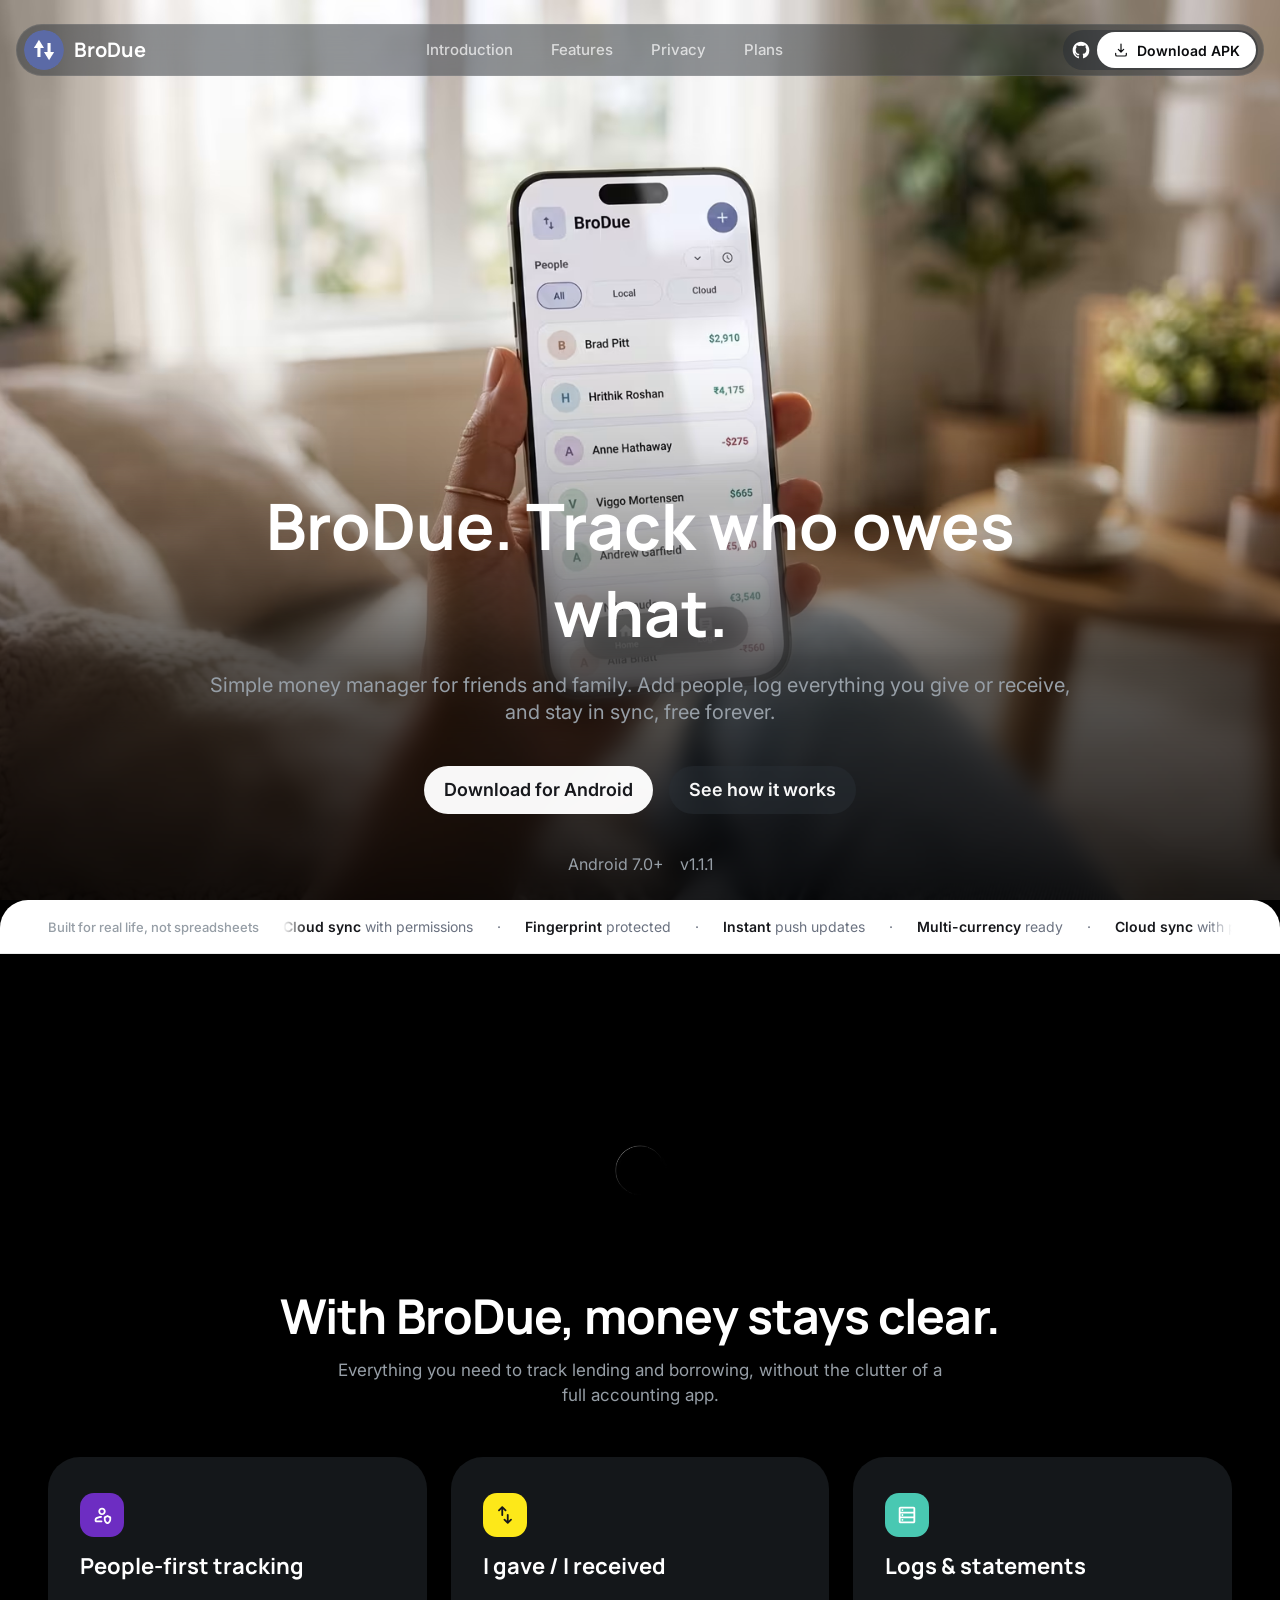
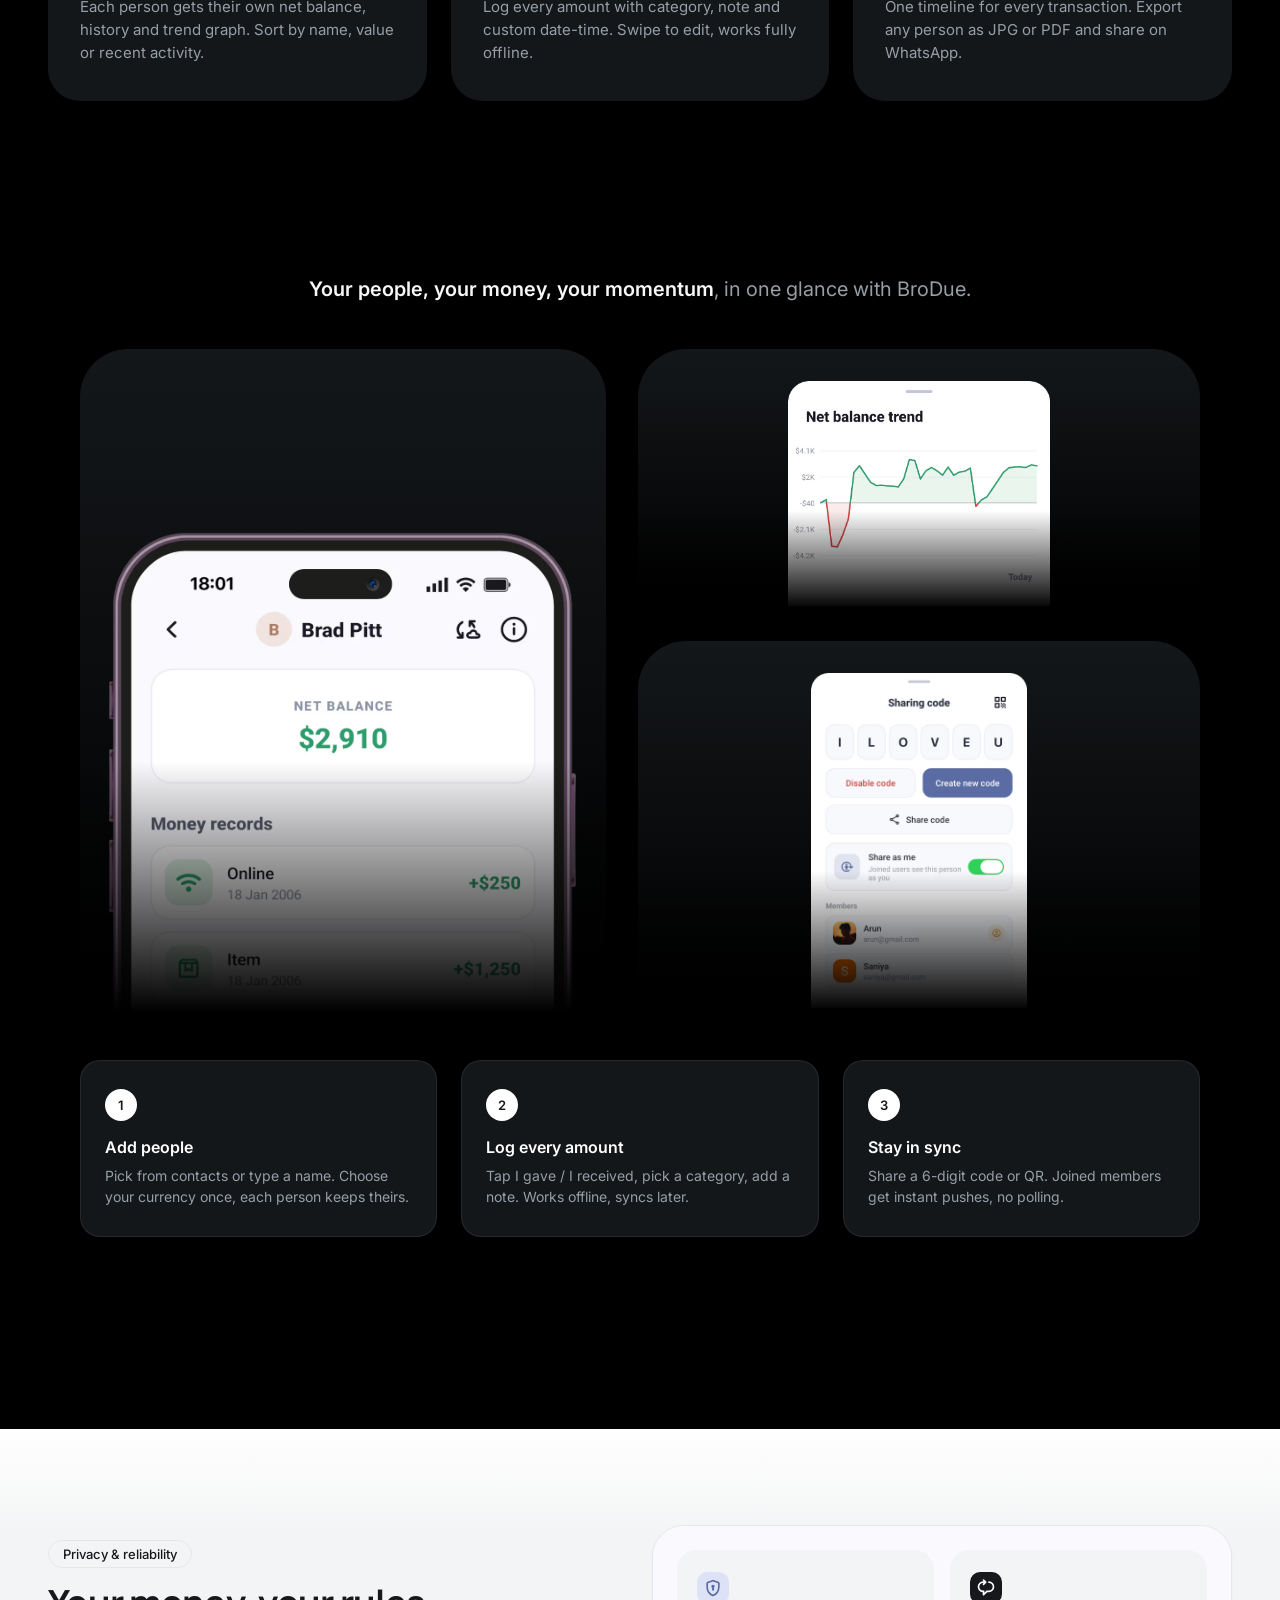
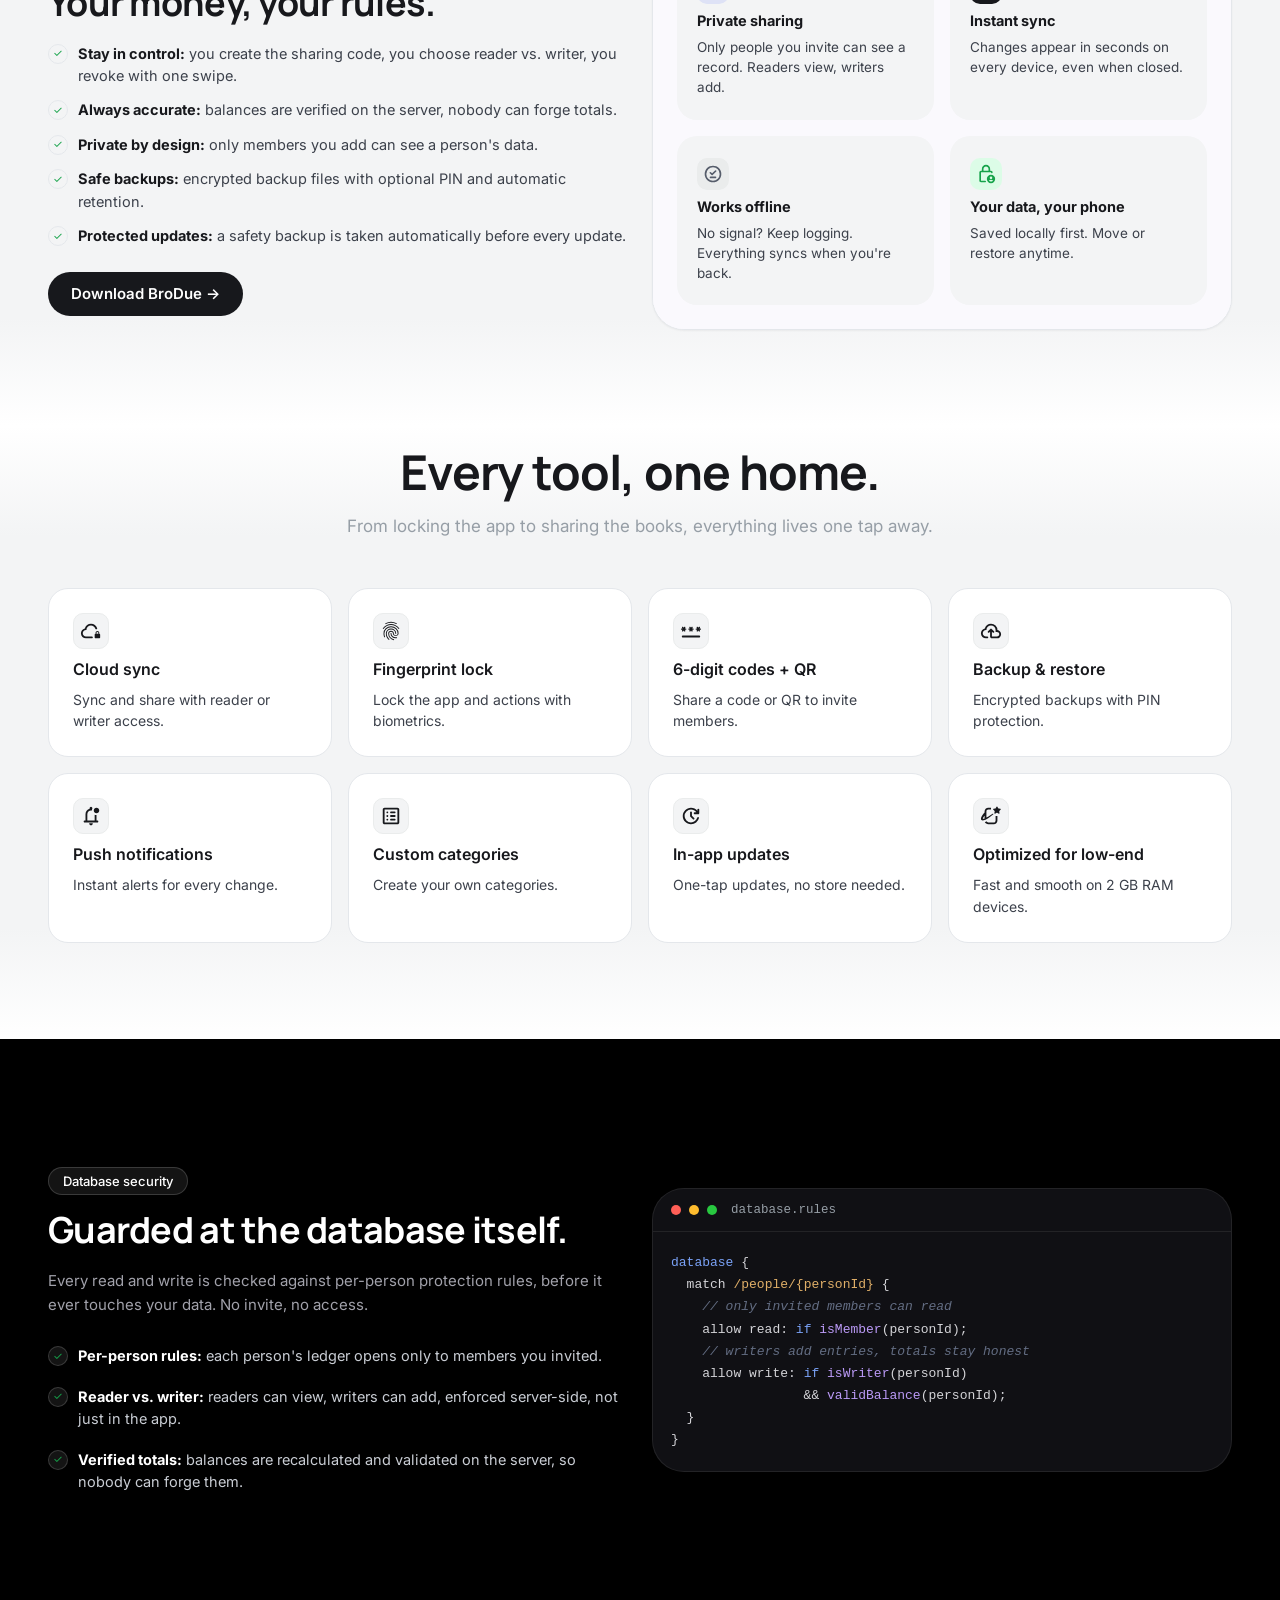
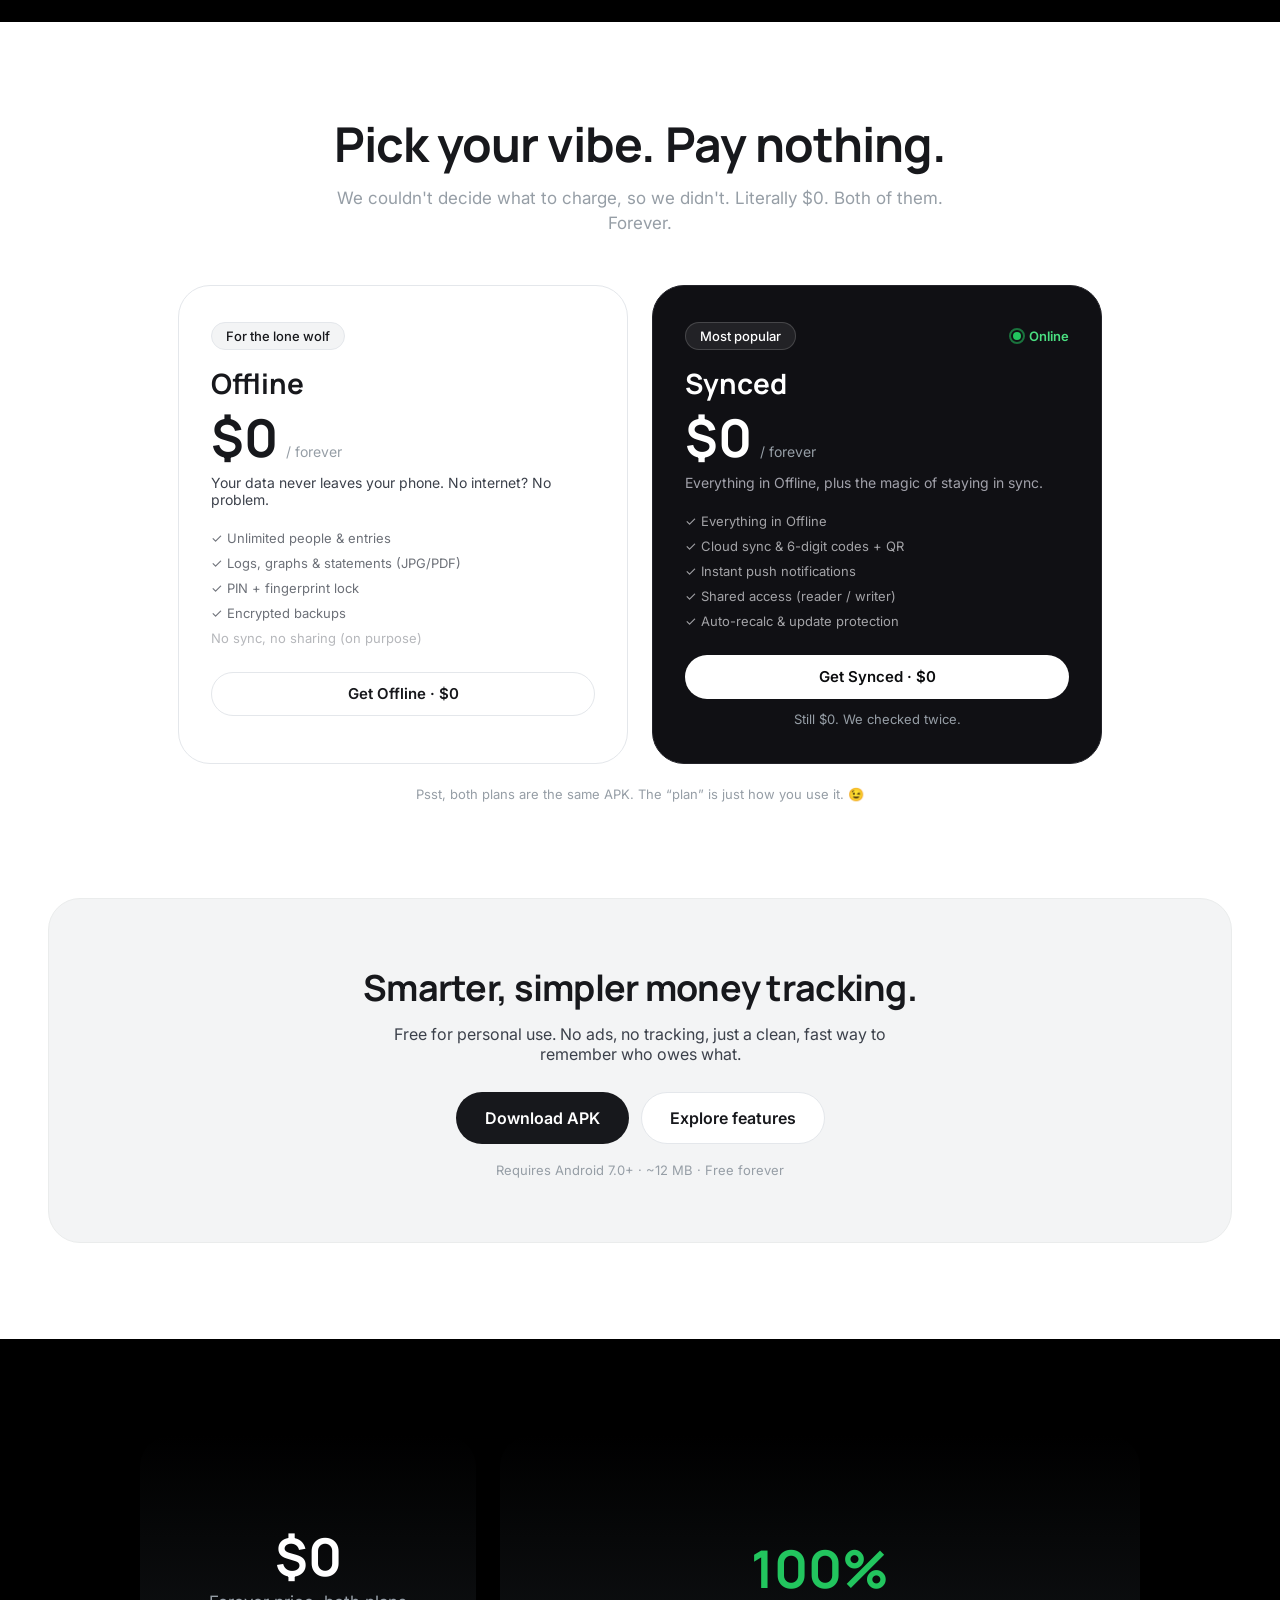
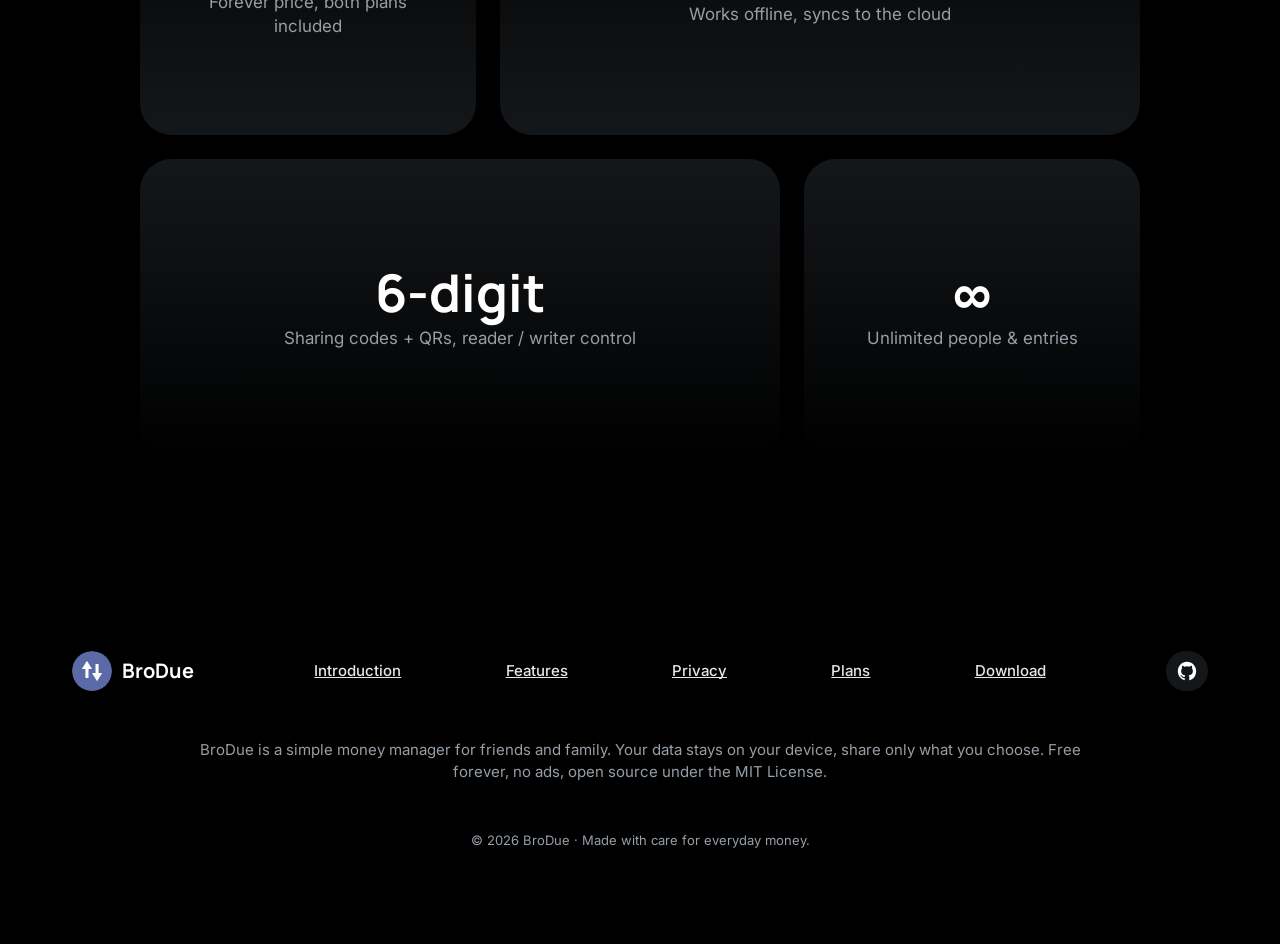
<file: index.html>
<!DOCTYPE html>
<html lang="en">
<head>
  <meta charset="UTF-8" />
  <meta name="viewport" content="width=device-width, initial-scale=1.0" />
  <title>BroDue: Track the money you lend and borrow</title>
  <meta name="description" content="BroDue is a simple, privacy-friendly money manager for friends and family. Track who owes what, stay in sync, and never lose track of a cent. Free forever." />
  <meta name="theme-color" content="#000000" />
  <link rel="icon" href="./website/assets/B-logo.avif" type="image/avif" />
  <link rel="preconnect" href="https://fonts.googleapis.com" />
  <link rel="preconnect" href="https://fonts.gstatic.com" crossorigin />
  <link href="https://fonts.googleapis.com/css2?family=Inter:wght@400;500;600;700&family=Manrope:wght@700;800&display=swap" rel="stylesheet" />
  <link rel="stylesheet" href="./website/styles.css" />
</head>
<body>
  <div class="page-shell">

    
    <div class="header-wrap">
      <header class="pill-header" id="pillHeader">
        <div class="pill-glow" aria-hidden="true"></div>
        <a class="pill-brand" href="#top" aria-label="BroDue home">
          <span class="pill-logo">
            <img src="./website/assets/logo.svg" alt="BroDue logo" width="40" height="40" />
          </span>
          <span class="pill-word">BroDue</span>
        </a>
        <nav class="pill-nav" aria-label="Primary">
          <a href="#features">Introduction</a>
          <a href="#privacy">Features</a>
          <a href="#security">Privacy</a>
          <a href="#plans">Plans</a>
        </nav>
        <div class="pill-actions">
          <a class="pill-github" href="https://github.com/Arun-Kaswan-x/BroDue" target="_blank" rel="noopener" aria-label="GitHub">
            <svg width="20" height="20" viewBox="0 0 24 24" fill="none" aria-hidden="true"><path d="M12 2C6.48 2 2 6.58 2 12.26c0 4.51 2.87 8.34 6.84 9.69.5.1.68-.22.68-.49 0-.24-.01-1.04-.02-1.89-2.78.62-3.37-1.2-3.37-1.2-.45-1.18-1.11-1.5-1.11-1.5-.9-.63.07-.62.07-.62 1 .07 1.53 1.05 1.53 1.05.9 1.57 2.36 1.12 2.93.85.09-.67.35-1.12.64-1.38-2.22-.26-4.56-1.14-4.56-5.07 0-1.12.39-2.04 1.03-2.76-.1-.26-.45-1.3.1-2.72 0 0 .84-.28 2.75 1.05a9.3 9.3 0 0 1 5.01 0c1.91-1.33 2.75-1.05 2.75-1.05.55 1.42.2 2.46.1 2.72.64.72 1.03 1.64 1.03 2.76 0 3.94-2.34 4.81-4.57 5.06.36.32.68.94.68 1.9 0 1.37-.01 2.48-.01 2.82 0 .27.18.6.69.49A10.22 10.22 0 0 0 22 12.26C22 6.58 17.52 2 12 2Z" fill="currentColor"/></svg>
          </a>
          <a class="pill-cta" data-download-apk href="https://github.com/Arun-Kaswan-x/BroDue/releases/latest">
            <svg width="16" height="16" viewBox="0 0 24 24" fill="none" aria-hidden="true"><path d="M12 3v12m0 0-4-4m4 4 4-4M4 17v2a2 2 0 0 0 2 2h12a2 2 0 0 0 2-2v-2" stroke="currentColor" stroke-width="1.8" stroke-linecap="round" stroke-linejoin="round"/></svg>
            <span>Download APK</span>
          </a>
          <button class="pill-toggle" id="navToggle" aria-label="Open menu" aria-expanded="false" aria-controls="mobileMenu">
            <span></span><span></span><span></span>
          </button>
        </div>
      </header>
      <div class="mobile-menu" id="mobileMenu">
        <a href="#features">Introduction</a>
        <a href="#privacy">Features</a>
        <a href="#security">Privacy</a>
        <a href="#plans">Plans</a>
        <div class="mobile-menu-actions">
          <a class="pill-github" href="https://github.com/Arun-Kaswan-x/BroDue" target="_blank" rel="noopener" aria-label="GitHub">
            <svg width="20" height="20" viewBox="0 0 24 24" fill="none" aria-hidden="true"><path d="M12 2C6.48 2 2 6.58 2 12.26c0 4.51 2.87 8.34 6.84 9.69.5.1.68-.22.68-.49 0-.24-.01-1.04-.02-1.89-2.78.62-3.37-1.2-3.37-1.2-.45-1.18-1.11-1.5-1.11-1.5-.9-.63.07-.62.07-.62 1 .07 1.53 1.05 1.53 1.05.9 1.57 2.36 1.12 2.93.85.09-.67.35-1.12.64-1.38-2.22-.26-4.56-1.14-4.56-5.07 0-1.12.39-2.04 1.03-2.76-.1-.26-.45-1.3.1-2.72 0 0 .84-.28 2.75 1.05a9.3 9.3 0 0 1 5.01 0c1.91-1.33 2.75-1.05 2.75-1.05.55 1.42.2 2.46.1 2.72.64.72 1.03 1.64 1.03 2.76 0 3.94-2.34 4.81-4.57 5.06.36.32.68.94.68 1.9 0 1.37-.01 2.48-.01 2.82 0 .27.18.6.69.49A10.22 10.22 0 0 0 22 12.26C22 6.58 17.52 2 12 2Z" fill="currentColor"/></svg>
          </a>
          <a class="btn btn--light" data-download-apk href="https://github.com/Arun-Kaswan-x/BroDue/releases/latest">Download APK</a>
        </div>
      </div>
    </div>

    
    <section class="hero" id="top">
      
      <div class="hero-desktop" style="height:100vh">
        <div class="hero-desktop-bg"><img alt="" class="hero-desktop-img" src="./website/assets/home.avif" sizes="100vw" width="2400" height="1350" decoding="async" fetchpriority="high" /></div>
        <div class="hero-blur-desktop" aria-hidden="true"></div>
        <div class="hero-shade-desktop" aria-hidden="true"></div>
        <div class="hero-content-desktop">
          <div class="hero-stack-desktop">
            <div class="hero-copy-desktop">
              <h1 class="hero-title-desktop">BroDue. Track who owes what.</h1>
              <p class="hero-desc-desktop"><span>Simple money manager for friends and family. Add people, log everything you give or receive, and stay in sync, free forever.</span></p>
            </div>
            <div class="hero-btns-desktop">
              <a class="hero-btn-primary-desktop" data-download-apk href="https://github.com/Arun-Kaswan-x/BroDue/releases/latest"><span>Download for Android</span></a>
              <a class="hero-btn-secondary-desktop" href="#how"><span>See how it works</span></a>
            </div>
            <div class="hero-links-desktop"><span>Android 7.0+</span><span>v1.1.1</span></div>
          </div>
        </div>
      </div>
      
      <div class="hero-mobile" style="height:100vh">
        <img alt="" class="hero-mobile-img" src="./website/assets/home.avif" sizes="100vw" width="1080" height="1920" decoding="async" fetchpriority="high" />
        <div class="hero-blur-mobile" aria-hidden="true"></div>
        <div class="hero-shade-mobile" aria-hidden="true"></div>
        <div class="hero-content-mobile">
          <div class="hero-stack-mobile">
            <div class="hero-copy-mobile">
              <p class="hero-title-mobile">BroDue. Track who owes what.</p>
              <p class="hero-desc-mobile"><span>Simple money manager for friends and family. Add people, log everything you give or receive, free forever.</span></p>
            </div>
            <div class="hero-btns-mobile">
              <a class="hero-btn-primary-mobile" data-download-apk href="https://github.com/Arun-Kaswan-x/BroDue/releases/latest"><span>Download for Android</span></a>
              <a class="hero-btn-secondary-mobile" href="#how"><span>See how it works</span></a>
            </div>
            <div class="hero-links-mobile"><span>Android 7.0+</span><span>v1.1.1</span></div>
          </div>
        </div>
      </div>
    </section>

    
    <div class="body-white">

      
      <section class="strip">
        <div class="strip-inner">
          <span class="strip-caption">Built for real life, not spreadsheets</span>
          <div class="strip-marquee" aria-label="Highlights">
            <div class="strip-stats">
              <span><strong>Cloud sync</strong> with permissions</span><span class="strip-dot">·</span>
              <span><strong>Fingerprint</strong> protected</span><span class="strip-dot">·</span>
              <span><strong>Instant</strong> push updates</span><span class="strip-dot">·</span>
              <span><strong>Multi-currency</strong> ready</span><span class="strip-dot">·</span>
              <span aria-hidden="true"><strong>Cloud sync</strong> with permissions</span><span class="strip-dot" aria-hidden="true">·</span>
              <span aria-hidden="true"><strong>Fingerprint</strong> protected</span><span class="strip-dot" aria-hidden="true">·</span>
              <span aria-hidden="true"><strong>Instant</strong> push updates</span><span class="strip-dot" aria-hidden="true">·</span>
              <span aria-hidden="true"><strong>Multi-currency</strong> ready</span><span class="strip-dot" aria-hidden="true">·</span>
            </div>
          </div>
        </div>
      </section>

      
      <section class="section section--dark" id="features">
        <div class="wrap">
          <video class="reveal-video" src="./website/assets/b-reveal.webm" autoplay muted playsinline preload="metadata"></video>
          <div class="section-head">
            <h2>With BroDue, money stays clear.</h2>
            <p>Everything you need to track lending and borrowing, without the clutter of a full accounting app.</p>
          </div>
          <div class="grid grid--3">
            <article class="soft-card reveal">
              <div class="soft-icon" style="background:#6d2dc2;color:#fff;"><svg xmlns="http://www.w3.org/2000/svg" height="24px" viewBox="0 -960 960 960" width="24px" fill="currentColor" aria-hidden="true"><path d="M458-240Zm-218 80q-33 0-56.5-23.5T160-240v-32q0-34 17.5-62.5T224-378q31-16 62.5-27t63.5-19q23-5 45-9t45-6q17-2 28.5 10t11.5 29q0 17-11.5 28.5T440-358q-18 2-35.5 4t-35.5 7q-28 7-55 17t-54 24q-9 5-14.5 14t-5.5 20v32h218q17 0 28.5 11.5T498-200q0 17-11.5 28.5T458-160H240Zm320-215q0-11 5.5-21t16.5-15l120-60q8-5 18-5t18 5l120 60q11 5 16.5 15t5.5 21v77q0 69-36 125t-98 85q-6 3-12.5 4T720-83q-7 0-13.5-1T694-88q-62-29-98-85t-36-125v-77Zm160 211q38-18 59-55t21-79v-52l-80-40-80 40v52q0 42 21 79t59 55ZM367-527q-47-47-47-113t47-113q47-47 113-47t113 47q47 47 47 113t-47 113q-47 47-113 47t-113-47Zm169.5-56.5Q560-607 560-640t-23.5-56.5Q513-720 480-720t-56.5 23.5Q400-673 400-640t23.5 56.5Q447-560 480-560t56.5-23.5ZM480-640Zm240 363Z"/></svg></div>
              <h3>People-first tracking</h3>
              <p>Each person gets their own net balance, history and trend graph. Sort by name, value or recent activity.</p>
            </article>
            <article class="soft-card reveal">
              <div class="soft-icon" style="background:#fde819;color:#17181c;"><svg xmlns="http://www.w3.org/2000/svg" height="24px" viewBox="0 -960 960 960" width="24px" fill="currentColor" aria-hidden="true"><path d="M331.5-451.5Q320-463 320-480v-247l-75 75q-11 11-27.5 11T189-652q-12-12-12-28.5t12-28.5l143-143q6-6 13-8.5t15-2.5q8 0 15 2.5t13 8.5l144 144q12 12 11.5 28T531-652q-12 11-28 11.5T475-652l-75-75v247q0 17-11.5 28.5T360-440q-17 0-28.5-11.5ZM585-99.5q-7-2.5-13-8.5L428-252q-12-12-11.5-28t12.5-28q12-11 28-11.5t28 11.5l75 75v-247q0-17 11.5-28.5T600-520q17 0 28.5 11.5T640-480v247l75-75q11-11 27.5-11t28.5 11q12 12 12 28.5T771-251L628-108q-6 6-13 8.5T600-97q-8 0-15-2.5Z"/></svg></div>
              <h3>I gave / I received</h3>
              <p>Log every amount with category, note and custom date-time. Swipe to edit, works fully offline.</p>
            </article>
            <article class="soft-card reveal">
              <div class="soft-icon" style="background:#49c8b2;color:#fff;"><svg xmlns="http://www.w3.org/2000/svg" height="24px" viewBox="0 -960 960 960" width="24px" fill="currentColor" aria-hidden="true"><path d="M200-120q-33 0-56.5-23.5T120-200v-560q0-33 23.5-56.5T200-840h560q33 0 56.5 23.5T840-760v560q0 33-23.5 56.5T760-120H200Zm0-507h560v-133H200v133Zm0 214h560v-134H200v134Zm0 213h560v-133H200v133Zm51.5-465.5Q240-677 240-694t11.5-28.5Q263-734 280-734t28.5 11.5Q320-711 320-694t-11.5 28.5Q297-654 280-654t-28.5-11.5Zm0 214Q240-463 240-480t11.5-28.5Q263-520 280-520t28.5 11.5Q320-497 320-480t-11.5 28.5Q297-440 280-440t-28.5-11.5Zm0 214Q240-249 240-266t11.5-28.5Q263-306 280-306t28.5 11.5Q320-283 320-266t-11.5 28.5Q297-226 280-226t-28.5-11.5Z"/></svg></div>
              <h3>Logs &amp; statements</h3>
              <p>One timeline for every transaction. Export any person as JPG or PDF and share on WhatsApp.</p>
            </article>
          </div>
        </div>
      </section>

      
      <section class="img-columns" id="how">
        <div class="img-columns-inner">
          <p class="img-columns-lead reveal"><strong>Your people, your money, your momentum</strong><span>, in one glance with BroDue.</span></p>
          <div class="img-columns-grid">
            <div class="img-col-tall reveal">
              <img src="./website/assets/person.avif" alt="People and balances in BroDue" loading="lazy" decoding="async" />
              <div class="img-col-fade" aria-hidden="true"></div>
            </div>
            <div class="img-col-stack">
              <div class="img-col-cell reveal">
                <div class="img-col-card">
                  <img src="./website/assets/graph.avif" alt="Balance trend graph in BroDue" loading="lazy" decoding="async" />
                  <div class="img-col-fade" aria-hidden="true"></div>
                </div>
              </div>
              <div class="img-col-cell img-col-card--overlap reveal">
                <div class="img-col-card">
                  <img src="./website/assets/share.avif" alt="Sharing a person from BroDue" loading="lazy" decoding="async" />
                  <div class="img-col-fade" aria-hidden="true"></div>
                </div>
              </div>
            </div>
          </div>
          <div class="steps">
            <div class="step reveal"><span class="step-num">1</span><h4>Add people</h4><p>Pick from contacts or type a name. Choose your currency once, each person keeps theirs.</p></div>
            <div class="step reveal"><span class="step-num">2</span><h4>Log every amount</h4><p>Tap I gave / I received, pick a category, add a note. Works offline, syncs later.</p></div>
            <div class="step reveal"><span class="step-num">3</span><h4>Stay in sync</h4><p>Share a 6-digit code or QR. Joined members get instant pushes, no polling.</p></div>
          </div>
        </div>
      </section>

      
      <section class="section section--tint" id="privacy">
        <div class="wrap grid grid--2 grid--middle">
          <div class="reveal">
            <span class="tag-pill">Privacy &amp; reliability</span>
            <h2 class="h-md">Your money, your rules.</h2>
            <ul class="check-list">
              <li><strong>Stay in control:</strong> you create the sharing code, you choose reader vs. writer, you revoke with one swipe.</li>
              <li><strong>Always accurate:</strong> balances are verified on the server, nobody can forge totals.</li>
              <li><strong>Private by design:</strong> only members you add can see a person's data.</li>
              <li><strong>Safe backups:</strong> encrypted backup files with optional PIN and automatic retention.</li>
              <li><strong>Protected updates:</strong> a safety backup is taken automatically before every update.</li>
            </ul>
            <a class="btn btn--dark" data-download-apk href="https://github.com/Arun-Kaswan-x/BroDue/releases/latest">Download BroDue →</a>
          </div>
          <div class="mock-card reveal">
            <div class="security-grid">
              <div class="sec-card"><span class="sec-icon" style="background:#DEE2F6;color:#5B6BA3;"><svg xmlns="http://www.w3.org/2000/svg" height="24px" viewBox="0 -960 960 960" width="24px" fill="currentColor" aria-hidden="true"><path d="M444-360h72q9 0 15.5-7.5T536-384l-19-105q20-10 31.5-29t11.5-42q0-33-23.5-56.5T480-640q-33 0-56.5 23.5T400-560q0 23 11.5 42t31.5 29l-19 105q-2 9 4.5 16.5T444-360Zm23 275q-6-1-12-3-135-45-215-166.5T160-516v-189q0-25 14.5-45t37.5-29l240-90q14-5 28-5t28 5l240 90q23 9 37.5 29t14.5 45v189q0 140-80 261.5T505-88q-6 2-12 3t-13 1q-7 0-13-1Zm13-79q104-33 172-132t68-220v-189l-240-90-240 90v189q0 121 68 220t172 132Zm0-316Z"/></svg></span><strong>Private sharing</strong><span>Only people you invite can see a record. Readers view, writers add.</span></div>
              <div class="sec-card"><span class="sec-icon" style="background:#17181c;color:#fff;"><svg xmlns="http://www.w3.org/2000/svg" height="24px" viewBox="0 -960 960 960" width="24px" fill="currentColor" aria-hidden="true"><path d="M360-116q-16 0-28-11.5T320-157v-124q-101-8-170.5-82T80-540q0-109 75.5-184.5T340-800h27l-36-36q-11-11-11-27.5t12-28.5q11-11 28-11t28 11l104 104q6 6 8.5 13t2.5 15q0 8-2.5 15t-8.5 13L388-628q-11 11-27.5 11.5T332-628q-11-11-11-28t11-28l35-36h-27q-75 0-127.5 52.5T160-540q0 75 52.5 127.5T340-360h60v107l107-107h113q75 0 127.5-52.5T800-540q0-75-52.5-127.5T620-720q-17 0-28.5-11.5T580-760q0-17 11.5-28.5T620-800q109 0 184.5 75.5T880-540q0 109-75.5 184.5T620-280h-80L388-128q-6 6-13 9t-15 3Z"/></svg></span><strong>Instant sync</strong><span>Changes appear in seconds on every device, even when closed.</span></div>
              <div class="sec-card"><span class="sec-icon" style="background:#eaecec;color:#565d6b;"><svg xmlns="http://www.w3.org/2000/svg" height="24px" viewBox="0 -960 960 960" width="24px" fill="currentColor" aria-hidden="true"><path d="M360-280h240q17 0 28.5-11.5T640-320q0-17-11.5-28.5T600-360H360q-17 0-28.5 11.5T320-320q0 17 11.5 28.5T360-280Zm78-232-58-58q-11-11-28-11t-28 11q-11 11-11 28t11 28l86 86q12 12 28 12t28-12l170-170q12-12 11.5-28.5T635-654q-12-11-28.5-10.5T579-653L438-512Zm42 432q-83 0-156-31.5T197-197q-54-54-85.5-127T80-480q0-83 31.5-156T197-763q54-54 127-85.5T480-880q83 0 156 31.5T763-763q54 54 85.5 127T880-480q0 83-31.5 156T763-197q-54 54-127 85.5T480-80Zm0-80q134 0 227-93t93-227q0-134-93-227t-227-93q-134 0-227 93t-93 227q0 134 93 227t227 93Zm0-320Z"/></svg></span><strong>Works offline</strong><span>No signal? Keep logging. Everything syncs when you're back.</span></div>
              <div class="sec-card"><span class="sec-icon" style="background:#dcfce7;color:#16a34a;"><svg xmlns="http://www.w3.org/2000/svg" height="24px" viewBox="0 -960 960 960" width="24px" fill="currentColor" aria-hidden="true"><path d="M360-640h240v-80q0-50-35-85t-85-35q-50 0-85 35t-35 85v80ZM240-80q-33 0-56.5-23.5T160-160v-400q0-33 23.5-56.5T240-640h40v-80q0-83 58.5-141.5T480-920q83 0 141.5 58.5T680-720v80h40q33 0 56.5 23.5T800-560q0 20-12.5 30T760-520q-15 0-27.5-10T720-560H240v400h200q17 0 28.5 11.5T480-120q0 17-11.5 28.5T440-80H240Zm0-480v400-400Zm522.5 302.5Q780-275 780-300t-17.5-42.5Q745-360 720-360t-42.5 17.5Q660-325 660-300t17.5 42.5Q695-240 720-240t42.5-17.5ZM776-134q26-14 43-39-23-14-48-20.5t-51-6.5q-26 0-51 6.5T621-173q17 25 43 39t56 14q30 0 56-14ZM578.5-98.5Q520-157 520-240t58.5-141.5Q637-440 720-440t141.5 58.5Q920-323 920-240T861.5-98.5Q803-40 720-40T578.5-98.5Z"/></svg></span><strong>Your data, your phone</strong><span>Saved locally first. Move or restore anytime.</span></div>
            </div>
          </div>
        </div>
      </section>

      
      <section class="section section--tint" id="feature-grid">
        <div class="wrap">
          <div class="section-head">
            <h2>Every tool, one home.</h2>
            <p>From locking the app to sharing the books, everything lives one tap away.</p>
          </div>
          <div class="grid grid--4">
            <article class="mini-card reveal"><div class="mini-icon"><svg xmlns="http://www.w3.org/2000/svg" height="24px" viewBox="0 -960 960 960" width="24px" fill="currentColor" aria-hidden="true"><path d="M480-380ZM260-160q-91 0-155.5-63T40-377q0-78 47-139t123-78q25-92 100-149t170-57q96 0 169.5 56T749-600q5 17-4.5 30T721-553q-14 4-29-3t-22-27q-20-60-72-98.5T480-720q-83 0-141.5 58.5T280-520h-20q-58 0-99 41t-41 99q0 58 41 99t99 41h260q17 0 28.5 11.5T560-200q0 17-11.5 28.5T520-160H260Zm420 0q-17 0-28.5-11.5T640-200v-120q0-17 11.5-28.5T680-360v-40q0-33 23.5-56.5T760-480q33 0 56.5 23.5T840-400v40q17 0 28.5 11.5T880-320v120q0 17-11.5 28.5T840-160H680Zm40-200h80v-40q0-17-11.5-28.5T760-440q-17 0-28.5 11.5T720-400v40Z"/></svg></div><h4>Cloud sync</h4><p>Sync and share with reader or writer access.</p></article>
            <article class="mini-card reveal"><div class="mini-icon"><svg xmlns="http://www.w3.org/2000/svg" height="24px" viewBox="0 -960 960 960" width="24px" fill="currentColor" aria-hidden="true"><path d="M481-781q106 0 200 45.5T838-604q7 9 4.5 16t-8.5 12q-6 5-14 4.5t-14-8.5q-55-78-141.5-119.5T481-741q-97 0-182 41.5T158-580q-6 9-14 10t-14-4q-7-5-8.5-12.5T126-602q62-85 155.5-132T481-781Zm0 94q135 0 232 90t97 223q0 50-35.5 83.5T688-257q-51 0-87.5-33.5T564-374q0-33-24.5-55.5T481-452q-34 0-58.5 22.5T398-374q0 97 57.5 162T604-121q9 3 12 10t1 15q-2 7-8 12t-15 3q-104-26-170-103.5T358-374q0-50 36-84t87-34q51 0 87 34t36 84q0 33 25 55.5t59 22.5q34 0 58-22.5t24-55.5q0-116-85-195t-203-79q-118 0-203 79t-85 194q0 24 4.5 60t21.5 84q3 9-.5 16T208-205q-8 3-15.5-.5T182-217q-15-39-21.5-77.5T154-374q0-133 96.5-223T481-687Zm0-192q64 0 125 15.5T724-819q9 5 10.5 12t-1.5 14q-3 7-10 11t-17-1q-53-27-109.5-41.5T481-839q-58 0-114 13.5T260-783q-8 5-16 2.5T232-791q-4-8-2-14.5t10-11.5q56-30 117-46t124-16Zm0 289q93 0 160 62.5T708-374q0 9-5.5 14.5T688-354q-8 0-14-5.5t-6-14.5q0-75-55.5-125.5T481-550q-76 0-130.5 50.5T296-374q0 81 28 137.5T406-123q6 6 6 14t-6 14q-6 6-14 6t-14-6q-59-62-90.5-126.5T256-374q0-91 66-153.5T481-590Zm-1 196q9 0 14.5 6t5.5 14q0 75 54 123t126 48q6 0 17-1t23-3q9-2 15.5 2.5T744-191q2 8-3 14t-13 8q-18 5-31.5 5.5t-16.5.5q-89 0-154.5-60T460-374q0-8 5.5-14t14.5-6Z"/></svg></div><h4>Fingerprint lock</h4><p>Lock the app and actions with biometrics.</p></article>
            <article class="mini-card reveal"><div class="mini-icon"><svg xmlns="http://www.w3.org/2000/svg" height="24px" viewBox="0 -960 960 960" width="24px" fill="currentColor" aria-hidden="true"><path d="M120-280h720q17 0 28.5 11.5T880-240q0 17-11.5 28.5T840-200H120q-17 0-28.5-11.5T80-240q0-17 11.5-28.5T120-280Zm40-222-19 34q-6 11-18 14t-23-3q-11-6-14-18t3-23l19-34H70q-13 0-21.5-8.5T40-562q0-13 8.5-21.5T70-592h38l-19-32q-6-11-3-23t14-18q11-6 23-3t18 14l19 32 19-32q6-11 18-14t23 3q11 6 14 18t-3 23l-19 32h38q13 0 21.5 8.5T280-562q0 13-8.5 21.5T250-532h-38l19 34q6 11 3 23t-14 18q-11 6-23 3t-18-14l-19-34Zm320 0-19 34q-6 11-18 14t-23-3q-11-6-14-18t3-23l19-34h-38q-13 0-21.5-8.5T360-562q0-13 8.5-21.5T390-592h38l-19-32q-6-11-3-23t14-18q11-6 23-3t18 14l19 32 19-32q6-11 18-14t23 3q11 6 14 18t-3 23l-19 32h38q13 0 21.5 8.5T600-562q0 13-8.5 21.5T570-532h-38l19 34q6 11 3 23t-14 18q-11 6-23 3t-18-14l-19-34Zm320 0-19 34q-6 11-18 14t-23-3q-11-6-14-18t3-23l19-34h-38q-13 0-21.5-8.5T680-562q0-13 8.5-21.5T710-592h38l-19-32q-6-11-3-23t14-18q11-6 23-3t18 14l19 32 19-32q6-11 18-14t23 3q11 6 14 18t-3 23l-19 32h38q13 0 21.5 8.5T920-562q0 13-8.5 21.5T890-532h-38l19 34q6 11 3 23t-14 18q-11 6-23 3t-18-14l-19-34Z"/></svg></div><h4>6-digit codes + QR</h4><p>Share a code or QR to invite members.</p></article>
            <article class="mini-card reveal"><div class="mini-icon"><svg xmlns="http://www.w3.org/2000/svg" height="24px" viewBox="0 -960 960 960" width="24px" fill="currentColor" aria-hidden="true"><path d="m440-446-36 35q-11 11-27.5 11T348-412q-11-11-11-28t11-28l104-104q12-12 28-12t28 12l104 104q11 11 11.5 27.5T612-412q-11 11-27.5 11.5T556-411l-36-35v206h220q42 0 71-29t29-71q0-42-29-71t-71-29h-60v-80q0-83-58.5-141.5T480-720q-83 0-141.5 58.5T280-520h-20q-58 0-99 41t-41 99q0 58 41 99t99 41h60q17 0 28.5 11.5T360-200q0 17-11.5 28.5T320-160h-60q-91 0-155.5-63T40-377q0-78 47-139t123-78q25-92 100-149t170-57q117 0 198.5 81.5T760-520q69 8 114.5 59.5T920-340q0 75-52.5 127.5T740-160H520q-33 0-56.5-23.5T440-240v-206Zm40 6Z"/></svg></div><h4>Backup &amp; restore</h4><p>Encrypted backups with PIN protection.</p></article>
            <article class="mini-card reveal"><div class="mini-icon"><svg xmlns="http://www.w3.org/2000/svg" height="24px" viewBox="0 -960 960 960" width="24px" fill="currentColor" aria-hidden="true"><path d="M480-80q-33 0-56.5-23.5T400-160h160q0 33-23.5 56.5T480-80Zm0-420ZM200-200q-17 0-28.5-11.5T160-240q0-17 11.5-28.5T200-280h40v-280q0-83 50-147.5T420-792v-28q0-25 17.5-42.5T480-880q25 0 42.5 17.5T540-820v13q-11 22-16 45t-4 47q-10-2-19.5-3.5T480-720q-66 0-113 47t-47 113v280h320v-257q18 8 38.5 12.5T720-520v240h40q17 0 28.5 11.5T800-240q0 17-11.5 28.5T760-200H200Zm435-435q-35-35-35-85t35-85q35-35 85-35t85 35q35 35 35 85t-35 85q-35 35-85 35t-85-35Z"/></svg></div><h4>Push notifications</h4><p>Instant alerts for every change.</p></article>
            <article class="mini-card reveal"><div class="mini-icon"><svg xmlns="http://www.w3.org/2000/svg" height="24px" viewBox="0 -960 960 960" width="24px" fill="currentColor" aria-hidden="true"><path d="M348.5-291.5Q360-303 360-320t-11.5-28.5Q337-360 320-360t-28.5 11.5Q280-337 280-320t11.5 28.5Q303-280 320-280t28.5-11.5Zm0-160Q360-463 360-480t-11.5-28.5Q337-520 320-520t-28.5 11.5Q280-497 280-480t11.5 28.5Q303-440 320-440t28.5-11.5Zm0-160Q360-623 360-640t-11.5-28.5Q337-680 320-680t-28.5 11.5Q280-657 280-640t11.5 28.5Q303-600 320-600t28.5-11.5ZM480-280h160q17 0 28.5-11.5T680-320q0-17-11.5-28.5T640-360H480q-17 0-28.5 11.5T440-320q0 17 11.5 28.5T480-280Zm0-160h160q17 0 28.5-11.5T680-480q0-17-11.5-28.5T640-520H480q-17 0-28.5 11.5T440-480q0 17 11.5 28.5T480-440Zm0-160h160q17 0 28.5-11.5T680-640q0-17-11.5-28.5T640-680H480q-17 0-28.5 11.5T440-640q0 17 11.5 28.5T480-600ZM200-120q-33 0-56.5-23.5T120-200v-560q0-33 23.5-56.5T200-840h560q33 0 56.5 23.5T840-760v560q0 33-23.5 56.5T760-120H200Zm0-80h560v-560H200v560Zm0-560v560-560Z"/></svg></div><h4>Custom categories</h4><p>Create your own categories.</p></article>
            <article class="mini-card reveal"><div class="mini-icon"><svg xmlns="http://www.w3.org/2000/svg" height="24px" viewBox="0 -960 960 960" width="24px" fill="currentColor" aria-hidden="true"><path d="M480-120q-75 0-140.5-28.5t-114-77q-48.5-48.5-77-114T120-480q0-75 28.5-140.5t77-114q48.5-48.5 114-77T480-840q82 0 155.5 35T760-706v-54q0-17 11.5-28.5T800-800q17 0 28.5 11.5T840-760v160q0 17-11.5 28.5T800-560H640q-17 0-28.5-11.5T600-600q0-17 11.5-28.5T640-640h70q-41-56-101-88t-129-32q-117 0-198.5 81.5T200-480q0 117 81.5 198.5T480-200q95 0 170-57t99-147q5-16 18-24t29-6q17 2 27 14.5t6 27.5q-29 119-126 195.5T480-120Zm40-376 100 100q11 11 11 28t-11 28q-11 11-28 11t-28-11L452-452q-6-6-9-13.5t-3-15.5v-159q0-17 11.5-28.5T480-680q17 0 28.5 11.5T520-640v144Z"/></svg></div><h4>In-app updates</h4><p>One-tap updates, no store needed.</p></article>
            <article class="mini-card reveal"><div class="mini-icon"><svg xmlns="http://www.w3.org/2000/svg" height="24px" viewBox="0 -960 960 960" width="24px" fill="currentColor" aria-hidden="true"><path d="m730-621-74 38q-11 6-21-1.5t-8-19.5l14-80q1-5-.5-10t-5.5-8l-60-57q-9-9-5.5-20.5T586-793l83-12q4-1 15-11l38-73q6-11 18.5-11t17.5 11l37 73q1 3 15 11l82 12q13 2 17 13.5t-5 20.5l-60 57q-2 2-6 18l14 80q2 12-8.5 19.5T822-583l-73-38q-2-1-19 0ZM480-480Zm120 360H360q-50 0-90-27.5T212-219q19-7 37-15.5t36-17.5q9 23 29 37.5t46 14.5h240q33 0 56.5-23.5T680-280v-199h80v199q0 66-47 113t-113 47ZM480-480ZM122-282q-38 0-59.5-21T41-361q0-66 54-143t105-128v-48q0-66 47-113t113-47h121v80H360q-33 0-56.5 23.5T280-680v270q72-38 138-78.5T548-576q9-6 16.5-4.5T577-573q5 6 4.5 14t-8.5 15q-71 57-142.5 109.5T280-339q-35 19-77 38t-81 19Zm-2-78q20 0 40-4t40-11v-119q-32 35-51.5 67.5T120-360Z"/></svg></div><h4>Optimized for low-end</h4><p>Fast and smooth on 2 GB RAM devices.</p></article>
          </div>
        </div>
      </section>

      
      <section class="section section--dark" id="security">
        <div class="wrap grid grid--2 grid--middle">
          <div class="reveal">
            <span class="tag-pill tag-pill--dark">Database security</span>
            <h2 class="h-md">Guarded at the database itself.</h2>
            <p class="lede">Every read and write is checked against per-person protection rules, before it ever touches your data. No invite, no access.</p>
            <ul class="check-list">
              <li><strong>Per-person rules:</strong> each person's ledger opens only to members you invited.</li>
              <li><strong>Reader vs. writer:</strong> readers can view, writers can add, enforced server-side, not just in the app.</li>
              <li><strong>Verified totals:</strong> balances are recalculated and validated on the server, so nobody can forge them.</li>
            </ul>
          </div>
          <div class="code-card reveal">
            <div class="code-head">
              <span class="code-dot" style="background:#ff5f57;"></span>
              <span class="code-dot" style="background:#febc2e;"></span>
              <span class="code-dot" style="background:#28c840;"></span>
              <span class="code-file">database.rules</span>
            </div>
<pre><span class="tok-k">database</span> {
  match <span class="tok-s">/people/{personId}</span> {
    <span class="tok-c">// only invited members can read</span>
    allow read: <span class="tok-k">if</span> <span class="tok-f">isMember</span>(personId);
    <span class="tok-c">// writers add entries, totals stay honest</span>
    allow write: <span class="tok-k">if</span> <span class="tok-f">isWriter</span>(personId)
                 && <span class="tok-f">validBalance</span>(personId);
  }
}</pre>
          </div>
        </div>
      </section>

      
      <section class="section" id="plans">
        <div class="wrap wrap--narrow">
          <div class="section-head">
            <h2>Pick your vibe. Pay nothing.</h2>
            <p>We couldn't decide what to charge, so we didn't. Literally $0. Both of them. Forever.</p>
          </div>
          <div class="grid grid--2">
            <div class="tier-card reveal">
              <span class="tag-pill">For the lone wolf</span>
              <h3>Offline</h3>
              <div class="tier-price"><span>$0</span><em>/ forever</em></div>
              <p class="tier-sub">Your data never leaves your phone. No internet? No problem.</p>
              <ul class="tier-list"><li>✓ Unlimited people &amp; entries</li><li>✓ Logs, graphs &amp; statements (JPG/PDF)</li><li>✓ PIN + fingerprint lock</li><li>✓ Encrypted backups</li><li class="dim">No sync, no sharing (on purpose)</li></ul>
              <a class="btn btn--outline btn--full" data-download-apk href="https://github.com/Arun-Kaswan-x/BroDue/releases/latest">Get Offline · $0</a>
            </div>
            <div class="tier-card tier-card--dark reveal">
              <div class="tier-head-row">
                <span class="tag-pill tag-pill--dark">Most popular</span>
                <span class="sync-status"><i class="sync-dot" aria-hidden="true"></i>Online</span>
              </div>
              <h3>Synced</h3>
              <div class="tier-price"><span>$0</span><em>/ forever</em></div>
              <p class="tier-sub">Everything in Offline, plus the magic of staying in sync.</p>
              <ul class="tier-list tier-list--dark"><li>✓ Everything in Offline</li><li>✓ Cloud sync &amp; 6-digit codes + QR</li><li>✓ Instant push notifications</li><li>✓ Shared access (reader / writer)</li><li>✓ Auto-recalc &amp; update protection</li></ul>
              <a class="btn btn--light btn--full" data-download-apk href="https://github.com/Arun-Kaswan-x/BroDue/releases/latest">Get Synced · $0</a>
              <span class="tier-note">Still $0. We checked twice.</span>
            </div>
          </div>
          <p class="plans-foot">Psst, both plans are the same APK. The “plan” is just how you use it. 😉</p>
        </div>
      </section>

      
      <section class="section section--cta">
        <div class="wrap">
          <div class="cta-card reveal">
            <h2>Smarter, simpler money tracking.</h2>
            <p>Free for personal use. No ads, no tracking, just a clean, fast way to remember who owes what.</p>
            <div class="cta-actions">
              <a class="btn btn--dark btn--lg" data-download-apk href="https://github.com/Arun-Kaswan-x/BroDue/releases/latest">Download APK</a>
              <a class="btn btn--outline btn--lg" href="#privacy">Explore features</a>
            </div>
            <span class="cta-note">Requires Android 7.0+ · ~12 MB · Free forever</span>
          </div>
        </div>
      </section>

    </div>

    
    <section class="stats-band">
      <div class="stats-inner">
        <div class="stat-card reveal"><p class="stat-num">$0</p><p class="stat-label">Forever price, both plans included</p></div>
        <div class="stat-card stat-card--wide reveal"><p class="stat-num stat-num--green">100%</p><p class="stat-label">Works offline, syncs to the cloud</p></div>
        <div class="stat-card stat-card--wide reveal"><p class="stat-num">6-digit</p><p class="stat-label">Sharing codes + QRs, reader / writer control</p></div>
        <div class="stat-card reveal"><p class="stat-num">∞</p><p class="stat-label">Unlimited people & entries</p></div>
      </div>
    </section>

    
    <footer class="site-footer">
      <div class="footer-desktop">
        <div class="footer-top">
          <div class="footer-brand">
            <span class="pill-logo pill-logo--footer">
              <img src="./website/assets/logo.svg" alt="BroDue logo" width="40" height="40" />
            </span>
            <span class="footer-word">BroDue</span>
          </div>
          <nav class="footer-links" aria-label="Footer">
            <a href="#features">Introduction</a>
            <a href="#privacy">Features</a>
            <a href="#security">Privacy</a>
            <a href="#plans">Plans</a>
            <a data-download-apk href="https://github.com/Arun-Kaswan-x/BroDue/releases/latest">Download</a>
          </nav>
          <div class="footer-social">
            <a href="https://github.com/Arun-Kaswan-x/BroDue" target="_blank" rel="noopener" aria-label="GitHub">
              <svg width="22" height="22" viewBox="0 0 24 24" fill="none" aria-hidden="true"><path d="M12 2C6.48 2 2 6.58 2 12.26c0 4.51 2.87 8.34 6.84 9.69.5.1.68-.22.68-.49 0-.24-.01-1.04-.02-1.89-2.78.62-3.37-1.2-3.37-1.2-.45-1.18-1.11-1.5-1.11-1.5-.9-.63.07-.62.07-.62 1 .07 1.53 1.05 1.53 1.05.9 1.57 2.36 1.12 2.93.85.09-.67.35-1.12.64-1.38-2.22-.26-4.56-1.14-4.56-5.07 0-1.12.39-2.04 1.03-2.76-.1-.26-.45-1.3.1-2.72 0 0 .84-.28 2.75 1.05a9.3 9.3 0 0 1 5.01 0c1.91-1.33 2.75-1.05 2.75-1.05.55 1.42.2 2.46.1 2.72.64.72 1.03 1.64 1.03 2.76 0 3.94-2.34 4.81-4.57 5.06.36.32.68.94.68 1.9 0 1.37-.01 2.48-.01 2.82 0 .27.18.6.69.49A10.22 10.22 0 0 0 22 12.26C22 6.58 17.52 2 12 2Z" fill="currentColor"/></svg>
            </a>
          </div>
        </div>
        <p class="footer-disclaimer">BroDue is a simple money manager for friends and family. Your data stays on your device, share only what you choose. Free forever, no ads, open source under the MIT License.</p>
        <p class="footer-copy">© <span id="year">2026</span> BroDue · Made with care for everyday money.</p>
      </div>
      <div class="footer-mobile">
        <div class="footer-brand footer-brand--center">
          <span class="pill-logo pill-logo--footer">
            <img src="./website/assets/logo.svg" alt="BroDue logo" width="40" height="40" />
          </span>
          <span class="footer-word">BroDue</span>
        </div>
        <nav class="footer-links footer-links--col" aria-label="Footer">
          <a href="#features">Introduction</a>
          <a href="#privacy">Features</a>
          <a href="#security">Privacy</a>
          <a href="#plans">Plans</a>
          <a data-download-apk href="https://github.com/Arun-Kaswan-x/BroDue/releases/latest">Download APK →</a>
        </nav>
        <div class="footer-social">
          <a href="https://github.com/Arun-Kaswan-x/BroDue" target="_blank" rel="noopener" aria-label="GitHub">
            <svg width="22" height="22" viewBox="0 0 24 24" fill="none" aria-hidden="true"><path d="M12 2C6.48 2 2 6.58 2 12.26c0 4.51 2.87 8.34 6.84 9.69.5.1.68-.22.68-.49 0-.24-.01-1.04-.02-1.89-2.78.62-3.37-1.2-3.37-1.2-.45-1.18-1.11-1.5-1.11-1.5-.9-.63.07-.62.07-.62 1 .07 1.53 1.05 1.53 1.05.9 1.57 2.36 1.12 2.93.85.09-.67.35-1.12.64-1.38-2.22-.26-4.56-1.14-4.56-5.07 0-1.12.39-2.04 1.03-2.76-.1-.26-.45-1.3.1-2.72 0 0 .84-.28 2.75 1.05a9.3 9.3 0 0 1 5.01 0c1.91-1.33 2.75-1.05 2.75-1.05.55 1.42.2 2.46.1 2.72.64.72 1.03 1.64 1.03 2.76 0 3.94-2.34 4.81-4.57 5.06.36.32.68.94.68 1.9 0 1.37-.01 2.48-.01 2.82 0 .27.18.6.69.49A10.22 10.22 0 0 0 22 12.26C22 6.58 17.52 2 12 2Z" fill="currentColor"/></svg>
          </a>
        </div>
        <p class="footer-disclaimer">BroDue is a simple money manager for friends and family. Your data stays on your device, share only what you choose.</p>
        <p class="footer-copy">© <span id="yearMobile">2026</span> BroDue</p>
      </div>
    </footer>

  </div>
  <script src="./website/script.js"></script>
</body>
</html>
</file>
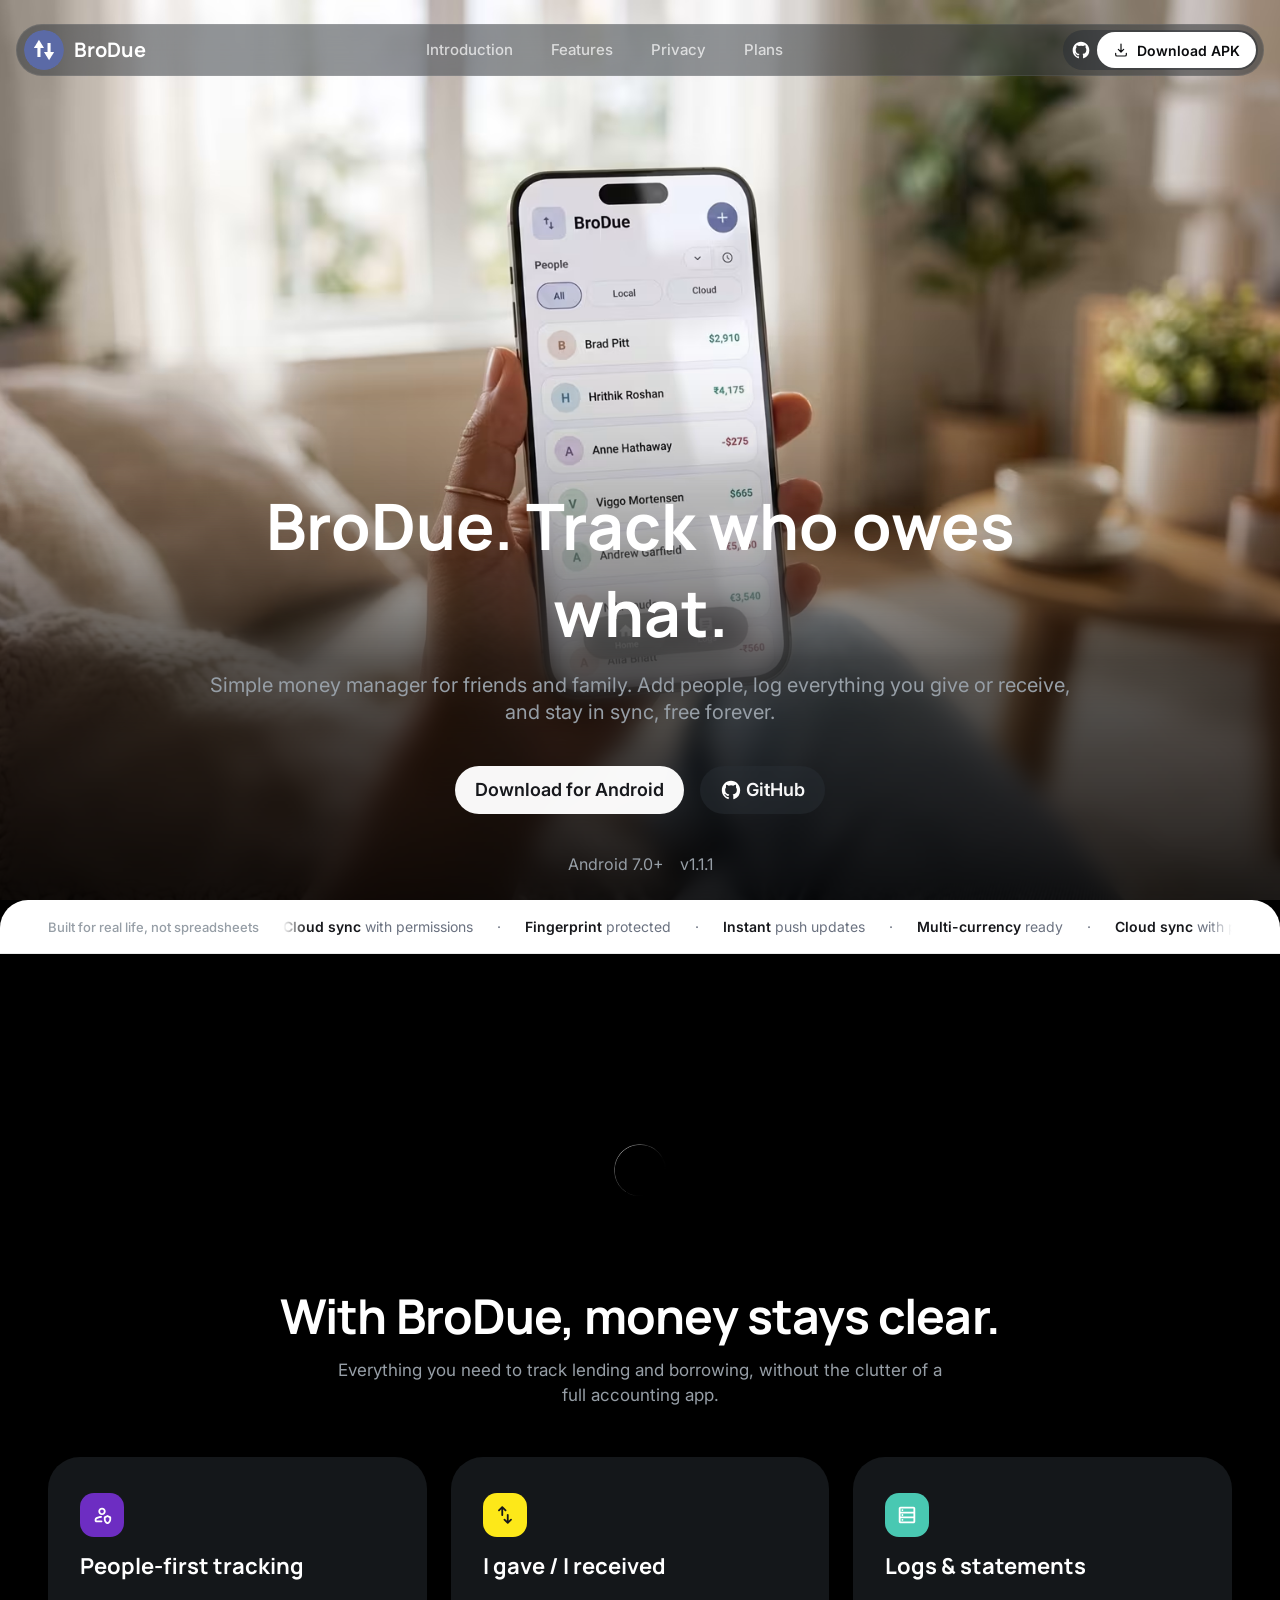
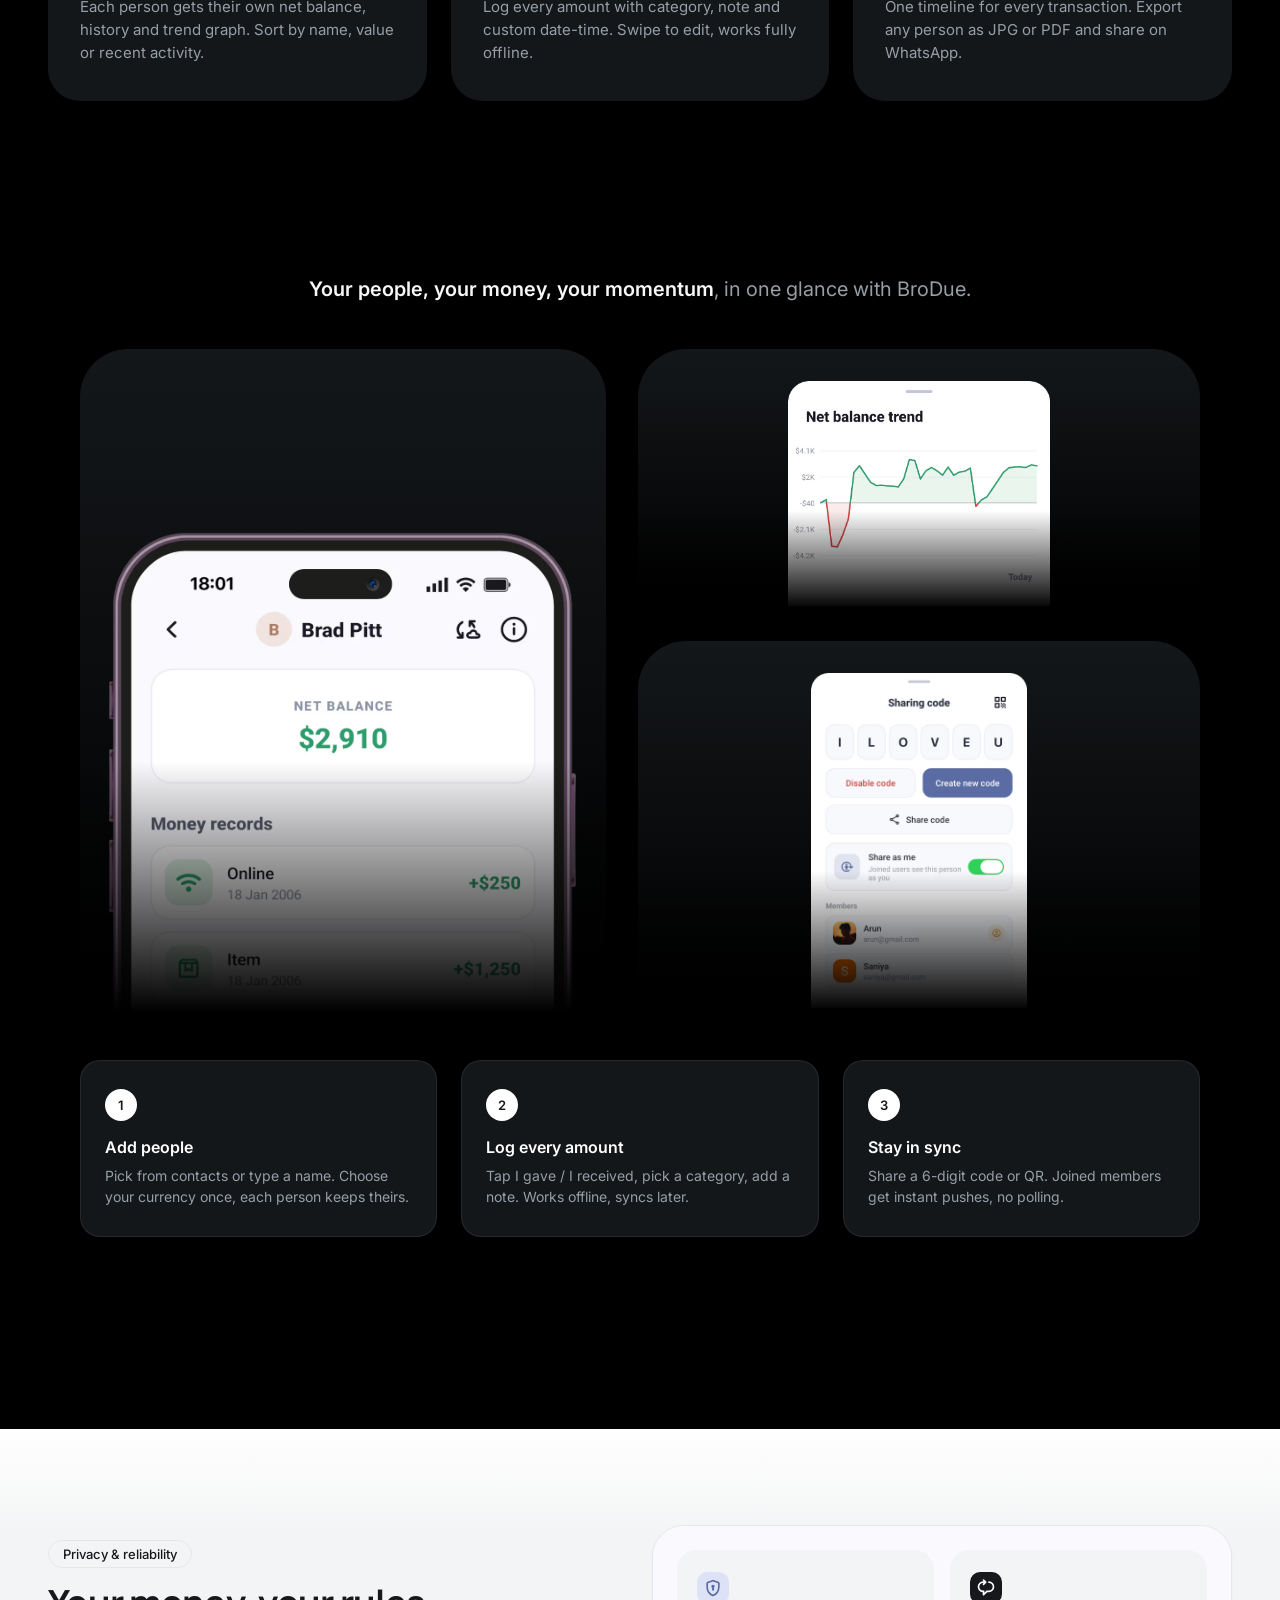
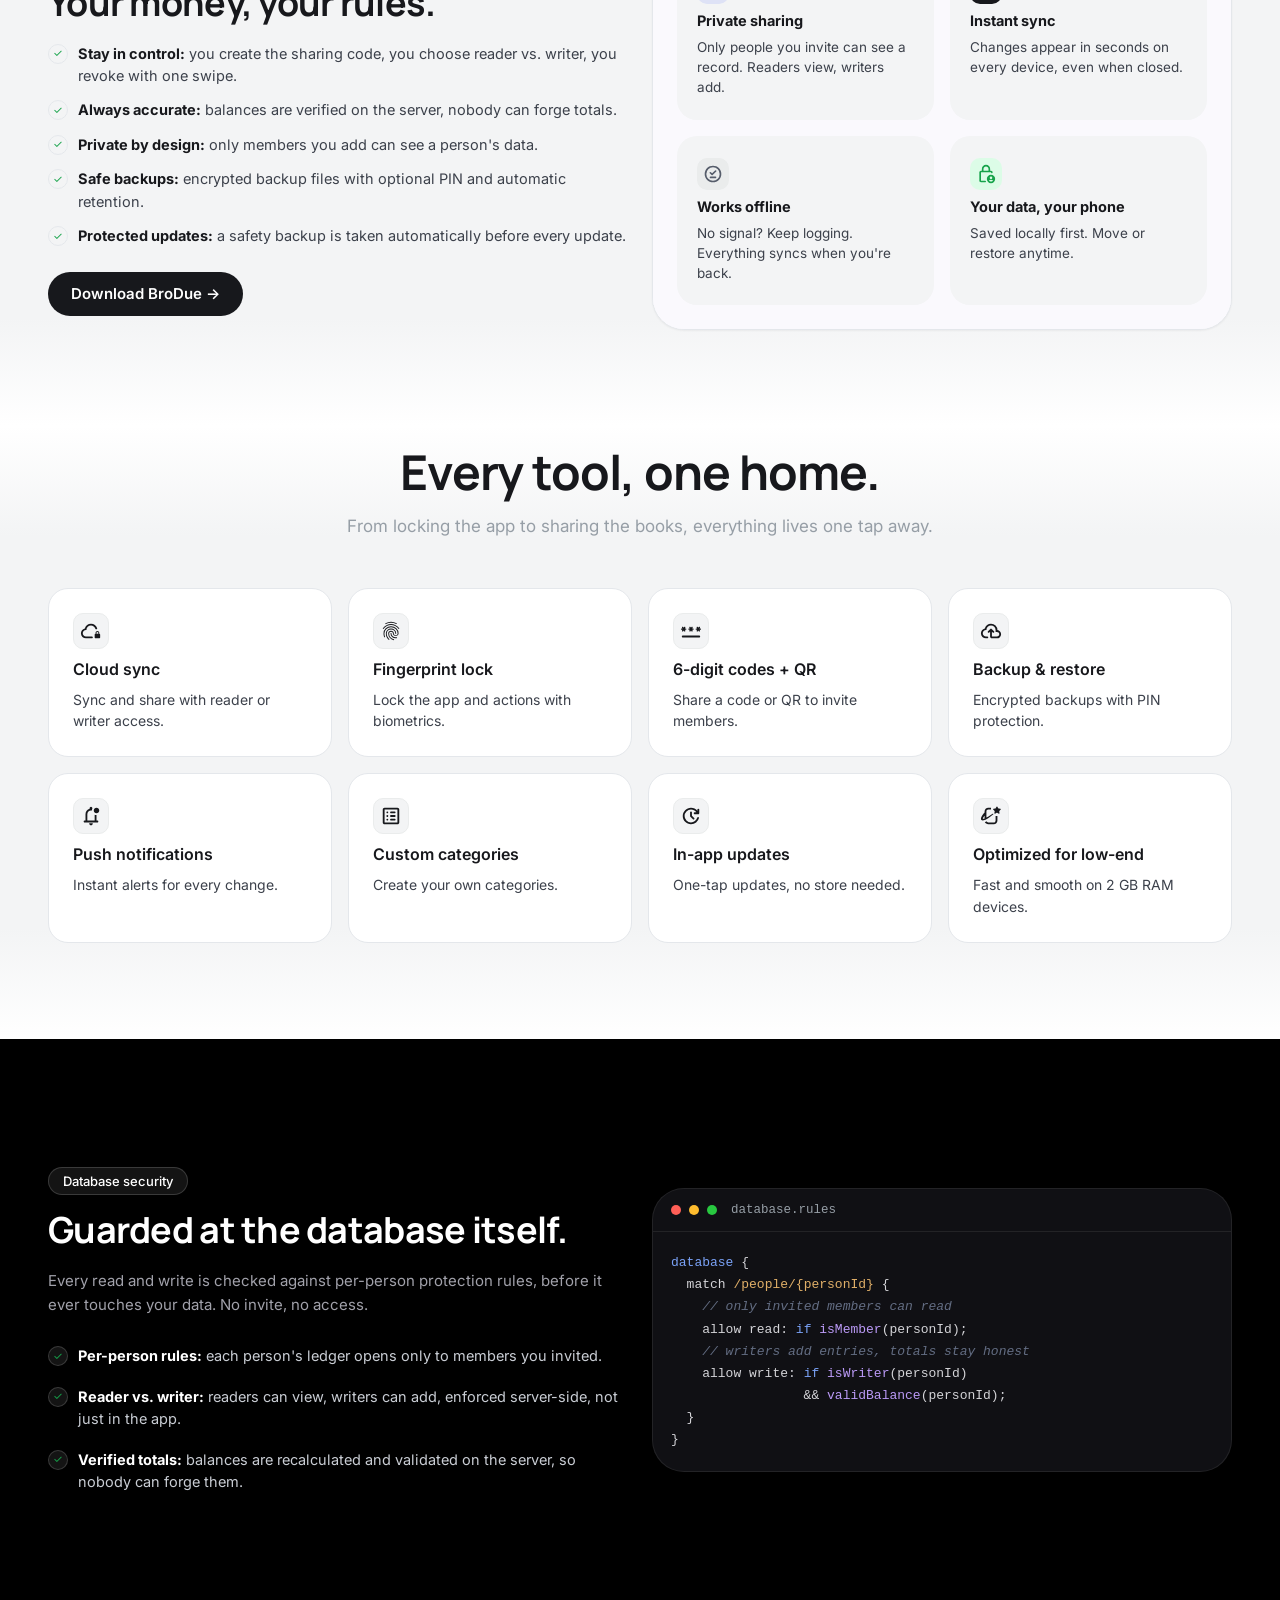
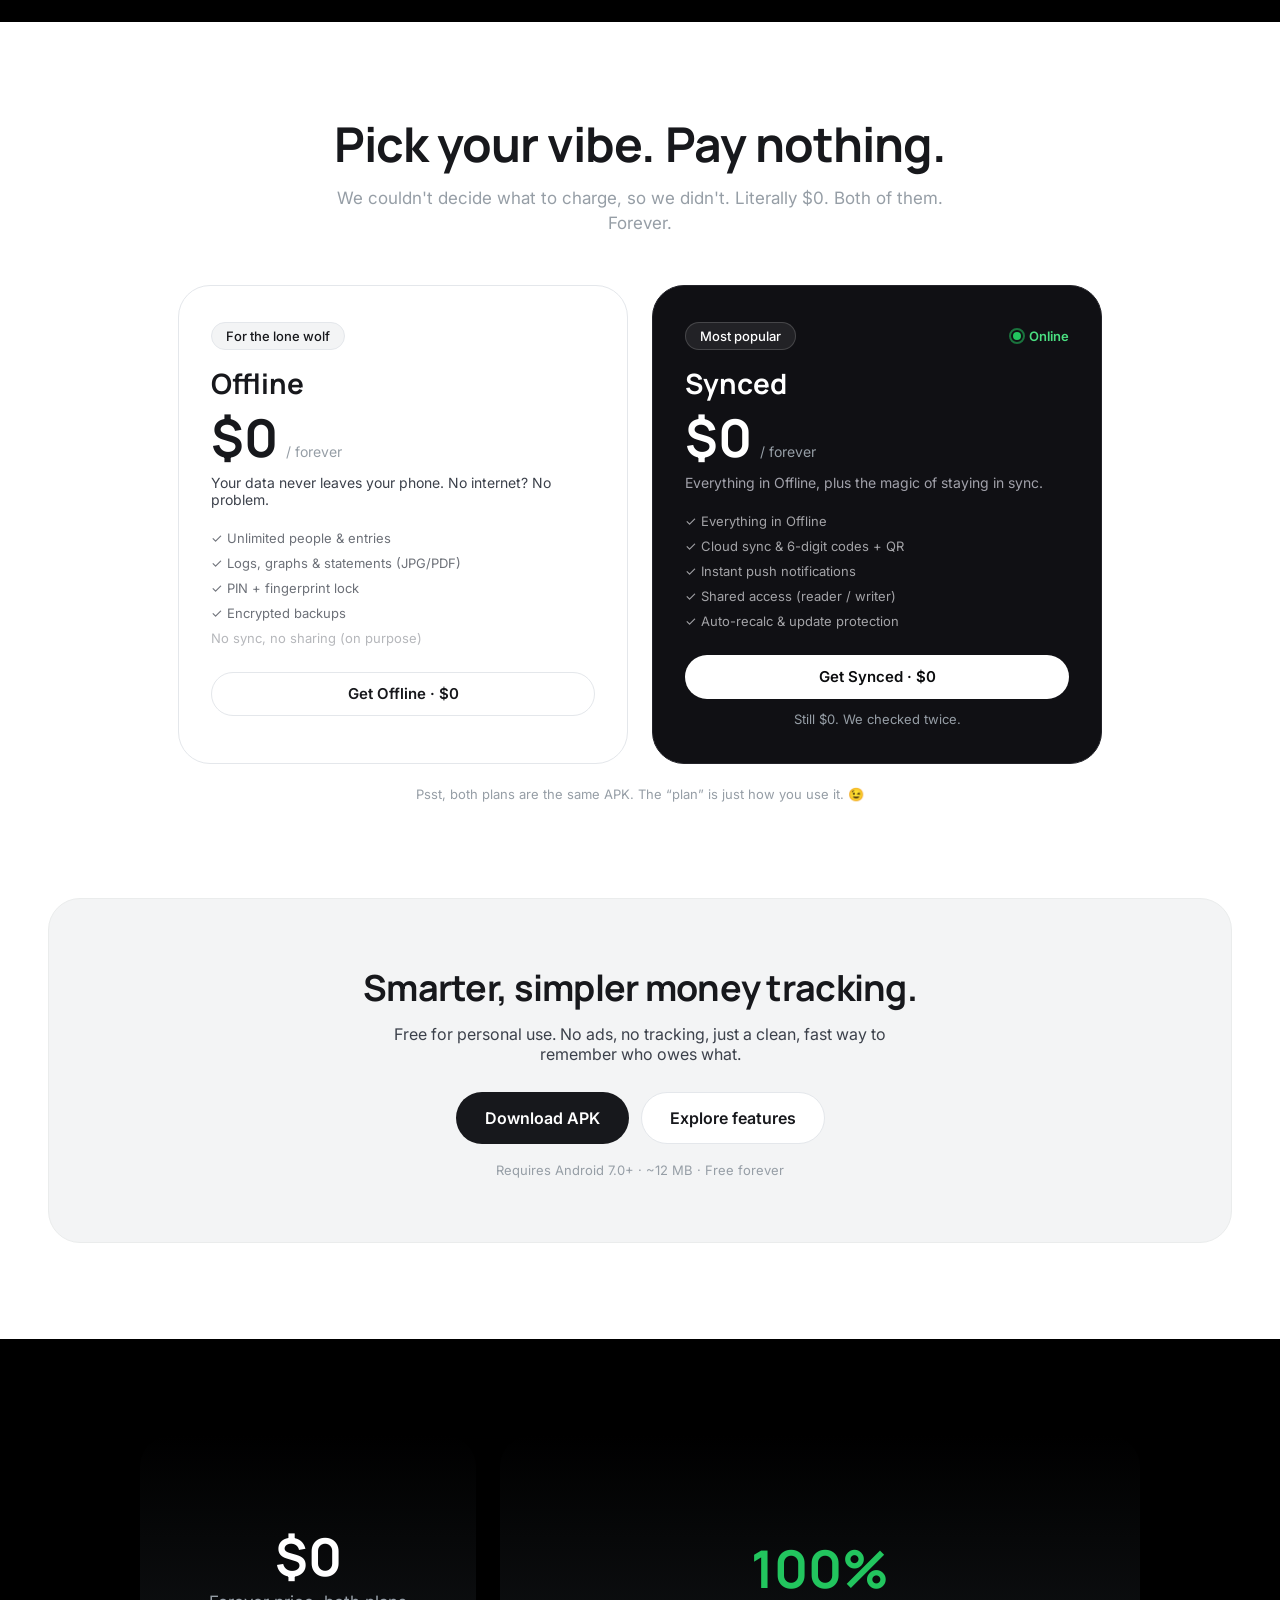
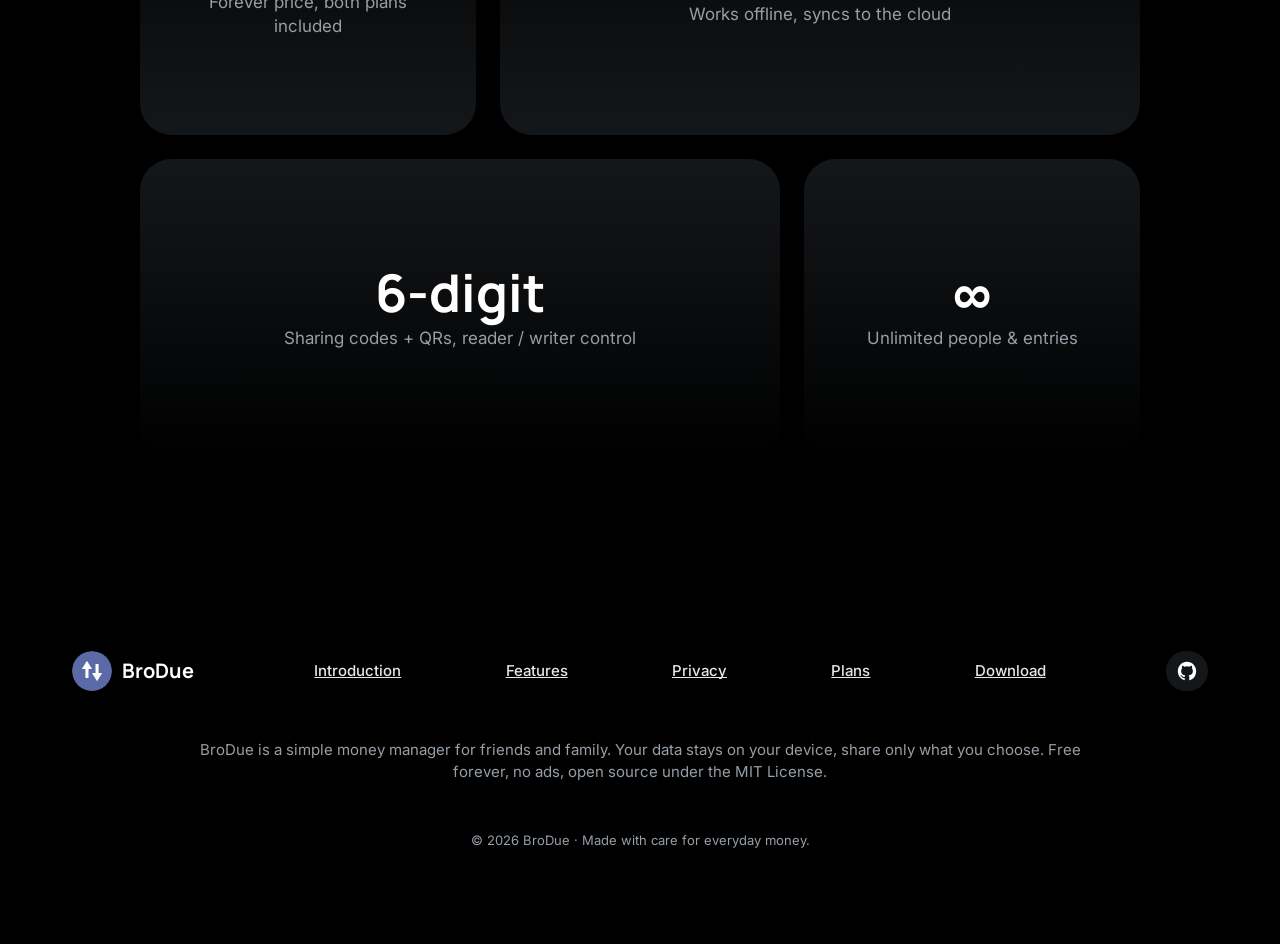
<file: website/index.html>
<!DOCTYPE html>
<html lang="en">
<head>
  <meta charset="UTF-8" />
  <meta name="viewport" content="width=device-width, initial-scale=1.0" />
  <title>BroDue: Track the money you lend and borrow</title>
  <meta name="description" content="BroDue is a simple, privacy-friendly money manager for friends and family. Track who owes what, stay in sync, and never lose track of a cent. Free forever." />
  <meta name="theme-color" content="#000000" />
  <link rel="icon" href="./assets/B-logo.avif" type="image/avif" />
  <link rel="preconnect" href="https://fonts.googleapis.com" />
  <link rel="preconnect" href="https://fonts.gstatic.com" crossorigin />
  <link href="https://fonts.googleapis.com/css2?family=Inter:wght@400;500;600;700&family=Manrope:wght@700;800&display=swap" rel="stylesheet" />
  <link rel="stylesheet" href="./styles.css" />
</head>
<body>
  <div class="page-shell">

    
    <div class="header-wrap">
      <header class="pill-header" id="pillHeader">
        <div class="pill-glow" aria-hidden="true"></div>
        <a class="pill-brand" href="#top" aria-label="BroDue home">
          <span class="pill-logo">
            <img src="./assets/logo.svg" alt="BroDue logo" width="40" height="40" />
          </span>
          <span class="pill-word">BroDue</span>
        </a>
        <nav class="pill-nav" aria-label="Primary">
          <a href="#features">Introduction</a>
          <a href="#privacy">Features</a>
          <a href="#security">Privacy</a>
          <a href="#plans">Plans</a>
        </nav>
        <div class="pill-actions">
          <a class="pill-github" href="https://github.com/Arun-Kaswan-x/BroDue" target="_blank" rel="noopener" aria-label="GitHub">
            <svg width="20" height="20" viewBox="0 0 24 24" fill="none" aria-hidden="true"><path d="M12 2C6.48 2 2 6.58 2 12.26c0 4.51 2.87 8.34 6.84 9.69.5.1.68-.22.68-.49 0-.24-.01-1.04-.02-1.89-2.78.62-3.37-1.2-3.37-1.2-.45-1.18-1.11-1.5-1.11-1.5-.9-.63.07-.62.07-.62 1 .07 1.53 1.05 1.53 1.05.9 1.57 2.36 1.12 2.93.85.09-.67.35-1.12.64-1.38-2.22-.26-4.56-1.14-4.56-5.07 0-1.12.39-2.04 1.03-2.76-.1-.26-.45-1.3.1-2.72 0 0 .84-.28 2.75 1.05a9.3 9.3 0 0 1 5.01 0c1.91-1.33 2.75-1.05 2.75-1.05.55 1.42.2 2.46.1 2.72.64.72 1.03 1.64 1.03 2.76 0 3.94-2.34 4.81-4.57 5.06.36.32.68.94.68 1.9 0 1.37-.01 2.48-.01 2.82 0 .27.18.6.69.49A10.22 10.22 0 0 0 22 12.26C22 6.58 17.52 2 12 2Z" fill="#ffffff"/></svg>
          </a>
          <a class="pill-cta" data-download-apk href="https://github.com/Arun-Kaswan-x/BroDue/releases/latest">
            <svg width="16" height="16" viewBox="0 0 24 24" fill="none" aria-hidden="true"><path d="M12 3v12m0 0-4-4m4 4 4-4M4 17v2a2 2 0 0 0 2 2h12a2 2 0 0 0 2-2v-2" stroke="currentColor" stroke-width="1.8" stroke-linecap="round" stroke-linejoin="round"/></svg>
            <span>Download APK</span>
          </a>
          <button class="pill-toggle" id="navToggle" aria-label="Open menu" aria-expanded="false" aria-controls="mobileMenu">
            <span></span><span></span><span></span>
          </button>
        </div>
      </header>
      <div class="mobile-menu" id="mobileMenu">
        <a href="#features">Introduction</a>
        <a href="#privacy">Features</a>
        <a href="#security">Privacy</a>
        <a href="#plans">Plans</a>
        <div class="mobile-menu-actions">
          <a class="pill-github" href="https://github.com/Arun-Kaswan-x/BroDue" target="_blank" rel="noopener" aria-label="GitHub">
            <svg width="20" height="20" viewBox="0 0 24 24" fill="none" aria-hidden="true"><path d="M12 2C6.48 2 2 6.58 2 12.26c0 4.51 2.87 8.34 6.84 9.69.5.1.68-.22.68-.49 0-.24-.01-1.04-.02-1.89-2.78.62-3.37-1.2-3.37-1.2-.45-1.18-1.11-1.5-1.11-1.5-.9-.63.07-.62.07-.62 1 .07 1.53 1.05 1.53 1.05.9 1.57 2.36 1.12 2.93.85.09-.67.35-1.12.64-1.38-2.22-.26-4.56-1.14-4.56-5.07 0-1.12.39-2.04 1.03-2.76-.1-.26-.45-1.3.1-2.72 0 0 .84-.28 2.75 1.05a9.3 9.3 0 0 1 5.01 0c1.91-1.33 2.75-1.05 2.75-1.05.55 1.42.2 2.46.1 2.72.64.72 1.03 1.64 1.03 2.76 0 3.94-2.34 4.81-4.57 5.06.36.32.68.94.68 1.9 0 1.37-.01 2.48-.01 2.82 0 .27.18.6.69.49A10.22 10.22 0 0 0 22 12.26C22 6.58 17.52 2 12 2Z" fill="#ffffff"/></svg>
          </a>
          <a class="btn btn--light" data-download-apk href="https://github.com/Arun-Kaswan-x/BroDue/releases/latest">Download APK</a>
        </div>
      </div>
    </div>

    
    <section class="hero" id="top">
      
      <div class="hero-desktop" style="height:100vh">
        <div class="hero-desktop-bg"><img alt="" class="hero-desktop-img" src="./assets/home.avif" sizes="100vw" width="2400" height="1350" decoding="async" fetchpriority="high" /></div>
        <div class="hero-blur-desktop" aria-hidden="true"></div>
        <div class="hero-shade-desktop" aria-hidden="true"></div>
        <div class="hero-content-desktop">
          <div class="hero-stack-desktop">
            <div class="hero-copy-desktop">
              <h1 class="hero-title-desktop">BroDue. Track who owes what.</h1>
              <p class="hero-desc-desktop"><span>Simple money manager for friends and family. Add people, log everything you give or receive, and stay in sync, free forever.</span></p>
            </div>
            <div class="hero-btns-desktop">
              <a class="hero-btn-primary-desktop" data-download-apk href="https://github.com/Arun-Kaswan-x/BroDue/releases/latest"><span>Download for Android</span></a>
              <a class="hero-btn-secondary-desktop" href="https://github.com/Arun-Kaswan-x/BroDue" target="_blank" rel="noopener"><svg width="22" height="22" viewBox="0 0 24 24" fill="none" aria-hidden="true"><path d="M12 2C6.48 2 2 6.58 2 12.26c0 4.51 2.87 8.34 6.84 9.69.5.1.68-.22.68-.49 0-.24-.01-1.04-.02-1.89-2.78.62-3.37-1.2-3.37-1.2-.45-1.18-1.11-1.5-1.11-1.5-.9-.63.07-.62.07-.62 1 .07 1.53 1.05 1.53 1.05.9 1.57 2.36 1.12 2.93.85.09-.67.35-1.12.64-1.38-2.22-.26-4.56-1.14-4.56-5.07 0-1.12.39-2.04 1.03-2.76-.1-.26-.45-1.3.1-2.72 0 0 .84-.28 2.75 1.05a9.3 9.3 0 0 1 5.01 0c1.91-1.33 2.75-1.05 2.75-1.05.55 1.42.2 2.46.1 2.72.64.72 1.03 1.64 1.03 2.76 0 3.94-2.34 4.81-4.57 5.06.36.32.68.94.68 1.9 0 1.37-.01 2.48-.01 2.82 0 .27.18.6.69.49A10.22 10.22 0 0 0 22 12.26C22 6.58 17.52 2 12 2Z" fill="#ffffff"/></svg><span>GitHub</span></a>
            </div>
            <div class="hero-links-desktop"><span>Android 7.0+</span><span>v1.1.1</span></div>
          </div>
        </div>
      </div>
      
      <div class="hero-mobile" style="height:100vh">
        <img alt="" class="hero-mobile-img" src="./assets/home.avif" sizes="100vw" width="1080" height="1920" decoding="async" fetchpriority="high" />
        <div class="hero-blur-mobile" aria-hidden="true"></div>
        <div class="hero-shade-mobile" aria-hidden="true"></div>
        <div class="hero-content-mobile">
          <div class="hero-stack-mobile">
            <div class="hero-copy-mobile">
              <p class="hero-title-mobile">BroDue. Track who owes what.</p>
              <p class="hero-desc-mobile"><span>Simple money manager for friends and family. Add people, log everything you give or receive, free forever.</span></p>
            </div>
            <div class="hero-btns-mobile">
              <a class="hero-btn-primary-mobile" data-download-apk href="https://github.com/Arun-Kaswan-x/BroDue/releases/latest"><span>Download for Android</span></a>
              <a class="hero-btn-secondary-mobile" href="https://github.com/Arun-Kaswan-x/BroDue" target="_blank" rel="noopener"><svg width="22" height="22" viewBox="0 0 24 24" fill="none" aria-hidden="true"><path d="M12 2C6.48 2 2 6.58 2 12.26c0 4.51 2.87 8.34 6.84 9.69.5.1.68-.22.68-.49 0-.24-.01-1.04-.02-1.89-2.78.62-3.37-1.2-3.37-1.2-.45-1.18-1.11-1.5-1.11-1.5-.9-.63.07-.62.07-.62 1 .07 1.53 1.05 1.53 1.05.9 1.57 2.36 1.12 2.93.85.09-.67.35-1.12.64-1.38-2.22-.26-4.56-1.14-4.56-5.07 0-1.12.39-2.04 1.03-2.76-.1-.26-.45-1.3.1-2.72 0 0 .84-.28 2.75 1.05a9.3 9.3 0 0 1 5.01 0c1.91-1.33 2.75-1.05 2.75-1.05.55 1.42.2 2.46.1 2.72.64.72 1.03 1.64 1.03 2.76 0 3.94-2.34 4.81-4.57 5.06.36.32.68.94.68 1.9 0 1.37-.01 2.48-.01 2.82 0 .27.18.6.69.49A10.22 10.22 0 0 0 22 12.26C22 6.58 17.52 2 12 2Z" fill="#ffffff"/></svg><span>GitHub</span></a>
            </div>
            <div class="hero-links-mobile"><span>Android 7.0+</span><span>v1.1.1</span></div>
          </div>
        </div>
      </div>
    </section>

    
    <div class="body-white">

      
      <section class="strip">
        <div class="strip-inner">
          <span class="strip-caption">Built for real life, not spreadsheets</span>
          <div class="strip-marquee" aria-label="Highlights">
            <div class="strip-stats">
              <span><strong>Cloud sync</strong> with permissions</span><span class="strip-dot">·</span>
              <span><strong>Fingerprint</strong> protected</span><span class="strip-dot">·</span>
              <span><strong>Instant</strong> push updates</span><span class="strip-dot">·</span>
              <span><strong>Multi-currency</strong> ready</span><span class="strip-dot">·</span>
              <span aria-hidden="true"><strong>Cloud sync</strong> with permissions</span><span class="strip-dot" aria-hidden="true">·</span>
              <span aria-hidden="true"><strong>Fingerprint</strong> protected</span><span class="strip-dot" aria-hidden="true">·</span>
              <span aria-hidden="true"><strong>Instant</strong> push updates</span><span class="strip-dot" aria-hidden="true">·</span>
              <span aria-hidden="true"><strong>Multi-currency</strong> ready</span><span class="strip-dot" aria-hidden="true">·</span>
            </div>
          </div>
        </div>
      </section>

      
      <section class="section section--dark" id="features">
        <div class="wrap">
          <video class="reveal-video" src="./assets/b-reveal.webm" autoplay muted playsinline preload="metadata"></video>
          <div class="section-head">
            <h2>With BroDue, money stays clear.</h2>
            <p>Everything you need to track lending and borrowing, without the clutter of a full accounting app.</p>
          </div>
          <div class="grid grid--3">
            <article class="soft-card reveal">
              <div class="soft-icon" style="background:#6d2dc2;color:#fff;"><svg xmlns="http://www.w3.org/2000/svg" height="24px" viewBox="0 -960 960 960" width="24px" fill="currentColor" aria-hidden="true"><path d="M458-240Zm-218 80q-33 0-56.5-23.5T160-240v-32q0-34 17.5-62.5T224-378q31-16 62.5-27t63.5-19q23-5 45-9t45-6q17-2 28.5 10t11.5 29q0 17-11.5 28.5T440-358q-18 2-35.5 4t-35.5 7q-28 7-55 17t-54 24q-9 5-14.5 14t-5.5 20v32h218q17 0 28.5 11.5T498-200q0 17-11.5 28.5T458-160H240Zm320-215q0-11 5.5-21t16.5-15l120-60q8-5 18-5t18 5l120 60q11 5 16.5 15t5.5 21v77q0 69-36 125t-98 85q-6 3-12.5 4T720-83q-7 0-13.5-1T694-88q-62-29-98-85t-36-125v-77Zm160 211q38-18 59-55t21-79v-52l-80-40-80 40v52q0 42 21 79t59 55ZM367-527q-47-47-47-113t47-113q47-47 113-47t113 47q47 47 47 113t-47 113q-47 47-113 47t-113-47Zm169.5-56.5Q560-607 560-640t-23.5-56.5Q513-720 480-720t-56.5 23.5Q400-673 400-640t23.5 56.5Q447-560 480-560t56.5-23.5ZM480-640Zm240 363Z"/></svg></div>
              <h3>People-first tracking</h3>
              <p>Each person gets their own net balance, history and trend graph. Sort by name, value or recent activity.</p>
            </article>
            <article class="soft-card reveal">
              <div class="soft-icon" style="background:#fde819;color:#17181c;"><svg xmlns="http://www.w3.org/2000/svg" height="24px" viewBox="0 -960 960 960" width="24px" fill="currentColor" aria-hidden="true"><path d="M331.5-451.5Q320-463 320-480v-247l-75 75q-11 11-27.5 11T189-652q-12-12-12-28.5t12-28.5l143-143q6-6 13-8.5t15-2.5q8 0 15 2.5t13 8.5l144 144q12 12 11.5 28T531-652q-12 11-28 11.5T475-652l-75-75v247q0 17-11.5 28.5T360-440q-17 0-28.5-11.5ZM585-99.5q-7-2.5-13-8.5L428-252q-12-12-11.5-28t12.5-28q12-11 28-11.5t28 11.5l75 75v-247q0-17 11.5-28.5T600-520q17 0 28.5 11.5T640-480v247l75-75q11-11 27.5-11t28.5 11q12 12 12 28.5T771-251L628-108q-6 6-13 8.5T600-97q-8 0-15-2.5Z"/></svg></div>
              <h3>I gave / I received</h3>
              <p>Log every amount with category, note and custom date-time. Swipe to edit, works fully offline.</p>
            </article>
            <article class="soft-card reveal">
              <div class="soft-icon" style="background:#49c8b2;color:#fff;"><svg xmlns="http://www.w3.org/2000/svg" height="24px" viewBox="0 -960 960 960" width="24px" fill="currentColor" aria-hidden="true"><path d="M200-120q-33 0-56.5-23.5T120-200v-560q0-33 23.5-56.5T200-840h560q33 0 56.5 23.5T840-760v560q0 33-23.5 56.5T760-120H200Zm0-507h560v-133H200v133Zm0 214h560v-134H200v134Zm0 213h560v-133H200v133Zm51.5-465.5Q240-677 240-694t11.5-28.5Q263-734 280-734t28.5 11.5Q320-711 320-694t-11.5 28.5Q297-654 280-654t-28.5-11.5Zm0 214Q240-463 240-480t11.5-28.5Q263-520 280-520t28.5 11.5Q320-497 320-480t-11.5 28.5Q297-440 280-440t-28.5-11.5Zm0 214Q240-249 240-266t11.5-28.5Q263-306 280-306t28.5 11.5Q320-283 320-266t-11.5 28.5Q297-226 280-226t-28.5-11.5Z"/></svg></div>
              <h3>Logs &amp; statements</h3>
              <p>One timeline for every transaction. Export any person as JPG or PDF and share on WhatsApp.</p>
            </article>
          </div>
        </div>
      </section>

      
      <section class="img-columns" id="how">
        <div class="img-columns-inner">
          <p class="img-columns-lead reveal"><strong>Your people, your money, your momentum</strong><span>, in one glance with BroDue.</span></p>
          <div class="img-columns-grid">
            <div class="img-col-tall reveal">
              <img src="./assets/person.avif" alt="People and balances in BroDue" loading="lazy" decoding="async" />
              <div class="img-col-fade" aria-hidden="true"></div>
            </div>
            <div class="img-col-stack">
              <div class="img-col-cell reveal">
                <div class="img-col-card">
                  <img src="./assets/graph.avif" alt="Balance trend graph in BroDue" loading="lazy" decoding="async" />
                  <div class="img-col-fade" aria-hidden="true"></div>
                </div>
              </div>
              <div class="img-col-cell img-col-card--overlap reveal">
                <div class="img-col-card">
                  <img src="./assets/share.avif" alt="Sharing a person from BroDue" loading="lazy" decoding="async" />
                  <div class="img-col-fade" aria-hidden="true"></div>
                </div>
              </div>
            </div>
          </div>
          <div class="steps">
            <div class="step reveal"><span class="step-num">1</span><h4>Add people</h4><p>Pick from contacts or type a name. Choose your currency once, each person keeps theirs.</p></div>
            <div class="step reveal"><span class="step-num">2</span><h4>Log every amount</h4><p>Tap I gave / I received, pick a category, add a note. Works offline, syncs later.</p></div>
            <div class="step reveal"><span class="step-num">3</span><h4>Stay in sync</h4><p>Share a 6-digit code or QR. Joined members get instant pushes, no polling.</p></div>
          </div>
        </div>
      </section>

      
      <section class="section section--tint" id="privacy">
        <div class="wrap grid grid--2 grid--middle">
          <div class="reveal">
            <span class="tag-pill">Privacy &amp; reliability</span>
            <h2 class="h-md">Your money, your rules.</h2>
            <ul class="check-list">
              <li><strong>Stay in control:</strong> you create the sharing code, you choose reader vs. writer, you revoke with one swipe.</li>
              <li><strong>Always accurate:</strong> balances are verified on the server, nobody can forge totals.</li>
              <li><strong>Private by design:</strong> only members you add can see a person's data.</li>
              <li><strong>Safe backups:</strong> encrypted backup files with optional PIN and automatic retention.</li>
              <li><strong>Protected updates:</strong> a safety backup is taken automatically before every update.</li>
            </ul>
            <a class="btn btn--dark" data-download-apk href="https://github.com/Arun-Kaswan-x/BroDue/releases/latest">Download BroDue →</a>
          </div>
          <div class="mock-card reveal">
            <div class="security-grid">
              <div class="sec-card"><span class="sec-icon" style="background:#DEE2F6;color:#5B6BA3;"><svg xmlns="http://www.w3.org/2000/svg" height="24px" viewBox="0 -960 960 960" width="24px" fill="currentColor" aria-hidden="true"><path d="M444-360h72q9 0 15.5-7.5T536-384l-19-105q20-10 31.5-29t11.5-42q0-33-23.5-56.5T480-640q-33 0-56.5 23.5T400-560q0 23 11.5 42t31.5 29l-19 105q-2 9 4.5 16.5T444-360Zm23 275q-6-1-12-3-135-45-215-166.5T160-516v-189q0-25 14.5-45t37.5-29l240-90q14-5 28-5t28 5l240 90q23 9 37.5 29t14.5 45v189q0 140-80 261.5T505-88q-6 2-12 3t-13 1q-7 0-13-1Zm13-79q104-33 172-132t68-220v-189l-240-90-240 90v189q0 121 68 220t172 132Zm0-316Z"/></svg></span><strong>Private sharing</strong><span>Only people you invite can see a record. Readers view, writers add.</span></div>
              <div class="sec-card"><span class="sec-icon" style="background:#17181c;color:#fff;"><svg xmlns="http://www.w3.org/2000/svg" height="24px" viewBox="0 -960 960 960" width="24px" fill="currentColor" aria-hidden="true"><path d="M360-116q-16 0-28-11.5T320-157v-124q-101-8-170.5-82T80-540q0-109 75.5-184.5T340-800h27l-36-36q-11-11-11-27.5t12-28.5q11-11 28-11t28 11l104 104q6 6 8.5 13t2.5 15q0 8-2.5 15t-8.5 13L388-628q-11 11-27.5 11.5T332-628q-11-11-11-28t11-28l35-36h-27q-75 0-127.5 52.5T160-540q0 75 52.5 127.5T340-360h60v107l107-107h113q75 0 127.5-52.5T800-540q0-75-52.5-127.5T620-720q-17 0-28.5-11.5T580-760q0-17 11.5-28.5T620-800q109 0 184.5 75.5T880-540q0 109-75.5 184.5T620-280h-80L388-128q-6 6-13 9t-15 3Z"/></svg></span><strong>Instant sync</strong><span>Changes appear in seconds on every device, even when closed.</span></div>
              <div class="sec-card"><span class="sec-icon" style="background:#eaecec;color:#565d6b;"><svg xmlns="http://www.w3.org/2000/svg" height="24px" viewBox="0 -960 960 960" width="24px" fill="currentColor" aria-hidden="true"><path d="M360-280h240q17 0 28.5-11.5T640-320q0-17-11.5-28.5T600-360H360q-17 0-28.5 11.5T320-320q0 17 11.5 28.5T360-280Zm78-232-58-58q-11-11-28-11t-28 11q-11 11-11 28t11 28l86 86q12 12 28 12t28-12l170-170q12-12 11.5-28.5T635-654q-12-11-28.5-10.5T579-653L438-512Zm42 432q-83 0-156-31.5T197-197q-54-54-85.5-127T80-480q0-83 31.5-156T197-763q54-54 127-85.5T480-880q83 0 156 31.5T763-763q54 54 85.5 127T880-480q0 83-31.5 156T763-197q-54 54-127 85.5T480-80Zm0-80q134 0 227-93t93-227q0-134-93-227t-227-93q-134 0-227 93t-93 227q0 134 93 227t227 93Zm0-320Z"/></svg></span><strong>Works offline</strong><span>No signal? Keep logging. Everything syncs when you're back.</span></div>
              <div class="sec-card"><span class="sec-icon" style="background:#dcfce7;color:#16a34a;"><svg xmlns="http://www.w3.org/2000/svg" height="24px" viewBox="0 -960 960 960" width="24px" fill="currentColor" aria-hidden="true"><path d="M360-640h240v-80q0-50-35-85t-85-35q-50 0-85 35t-35 85v80ZM240-80q-33 0-56.5-23.5T160-160v-400q0-33 23.5-56.5T240-640h40v-80q0-83 58.5-141.5T480-920q83 0 141.5 58.5T680-720v80h40q33 0 56.5 23.5T800-560q0 20-12.5 30T760-520q-15 0-27.5-10T720-560H240v400h200q17 0 28.5 11.5T480-120q0 17-11.5 28.5T440-80H240Zm0-480v400-400Zm522.5 302.5Q780-275 780-300t-17.5-42.5Q745-360 720-360t-42.5 17.5Q660-325 660-300t17.5 42.5Q695-240 720-240t42.5-17.5ZM776-134q26-14 43-39-23-14-48-20.5t-51-6.5q-26 0-51 6.5T621-173q17 25 43 39t56 14q30 0 56-14ZM578.5-98.5Q520-157 520-240t58.5-141.5Q637-440 720-440t141.5 58.5Q920-323 920-240T861.5-98.5Q803-40 720-40T578.5-98.5Z"/></svg></span><strong>Your data, your phone</strong><span>Saved locally first. Move or restore anytime.</span></div>
            </div>
          </div>
        </div>
      </section>

      
      <section class="section section--tint" id="feature-grid">
        <div class="wrap">
          <div class="section-head">
            <h2>Every tool, one home.</h2>
            <p>From locking the app to sharing the books, everything lives one tap away.</p>
          </div>
          <div class="grid grid--4">
            <article class="mini-card reveal"><div class="mini-icon"><svg xmlns="http://www.w3.org/2000/svg" height="24px" viewBox="0 -960 960 960" width="24px" fill="currentColor" aria-hidden="true"><path d="M480-380ZM260-160q-91 0-155.5-63T40-377q0-78 47-139t123-78q25-92 100-149t170-57q96 0 169.5 56T749-600q5 17-4.5 30T721-553q-14 4-29-3t-22-27q-20-60-72-98.5T480-720q-83 0-141.5 58.5T280-520h-20q-58 0-99 41t-41 99q0 58 41 99t99 41h260q17 0 28.5 11.5T560-200q0 17-11.5 28.5T520-160H260Zm420 0q-17 0-28.5-11.5T640-200v-120q0-17 11.5-28.5T680-360v-40q0-33 23.5-56.5T760-480q33 0 56.5 23.5T840-400v40q17 0 28.5 11.5T880-320v120q0 17-11.5 28.5T840-160H680Zm40-200h80v-40q0-17-11.5-28.5T760-440q-17 0-28.5 11.5T720-400v40Z"/></svg></div><h4>Cloud sync</h4><p>Sync and share with reader or writer access.</p></article>
            <article class="mini-card reveal"><div class="mini-icon"><svg xmlns="http://www.w3.org/2000/svg" height="24px" viewBox="0 -960 960 960" width="24px" fill="currentColor" aria-hidden="true"><path d="M481-781q106 0 200 45.5T838-604q7 9 4.5 16t-8.5 12q-6 5-14 4.5t-14-8.5q-55-78-141.5-119.5T481-741q-97 0-182 41.5T158-580q-6 9-14 10t-14-4q-7-5-8.5-12.5T126-602q62-85 155.5-132T481-781Zm0 94q135 0 232 90t97 223q0 50-35.5 83.5T688-257q-51 0-87.5-33.5T564-374q0-33-24.5-55.5T481-452q-34 0-58.5 22.5T398-374q0 97 57.5 162T604-121q9 3 12 10t1 15q-2 7-8 12t-15 3q-104-26-170-103.5T358-374q0-50 36-84t87-34q51 0 87 34t36 84q0 33 25 55.5t59 22.5q34 0 58-22.5t24-55.5q0-116-85-195t-203-79q-118 0-203 79t-85 194q0 24 4.5 60t21.5 84q3 9-.5 16T208-205q-8 3-15.5-.5T182-217q-15-39-21.5-77.5T154-374q0-133 96.5-223T481-687Zm0-192q64 0 125 15.5T724-819q9 5 10.5 12t-1.5 14q-3 7-10 11t-17-1q-53-27-109.5-41.5T481-839q-58 0-114 13.5T260-783q-8 5-16 2.5T232-791q-4-8-2-14.5t10-11.5q56-30 117-46t124-16Zm0 289q93 0 160 62.5T708-374q0 9-5.5 14.5T688-354q-8 0-14-5.5t-6-14.5q0-75-55.5-125.5T481-550q-76 0-130.5 50.5T296-374q0 81 28 137.5T406-123q6 6 6 14t-6 14q-6 6-14 6t-14-6q-59-62-90.5-126.5T256-374q0-91 66-153.5T481-590Zm-1 196q9 0 14.5 6t5.5 14q0 75 54 123t126 48q6 0 17-1t23-3q9-2 15.5 2.5T744-191q2 8-3 14t-13 8q-18 5-31.5 5.5t-16.5.5q-89 0-154.5-60T460-374q0-8 5.5-14t14.5-6Z"/></svg></div><h4>Fingerprint lock</h4><p>Lock the app and actions with biometrics.</p></article>
            <article class="mini-card reveal"><div class="mini-icon"><svg xmlns="http://www.w3.org/2000/svg" height="24px" viewBox="0 -960 960 960" width="24px" fill="currentColor" aria-hidden="true"><path d="M120-280h720q17 0 28.5 11.5T880-240q0 17-11.5 28.5T840-200H120q-17 0-28.5-11.5T80-240q0-17 11.5-28.5T120-280Zm40-222-19 34q-6 11-18 14t-23-3q-11-6-14-18t3-23l19-34H70q-13 0-21.5-8.5T40-562q0-13 8.5-21.5T70-592h38l-19-32q-6-11-3-23t14-18q11-6 23-3t18 14l19 32 19-32q6-11 18-14t23 3q11 6 14 18t-3 23l-19 32h38q13 0 21.5 8.5T280-562q0 13-8.5 21.5T250-532h-38l19 34q6 11 3 23t-14 18q-11 6-23 3t-18-14l-19-34Zm320 0-19 34q-6 11-18 14t-23-3q-11-6-14-18t3-23l19-34h-38q-13 0-21.5-8.5T360-562q0-13 8.5-21.5T390-592h38l-19-32q-6-11-3-23t14-18q11-6 23-3t18 14l19 32 19-32q6-11 18-14t23 3q11 6 14 18t-3 23l-19 32h38q13 0 21.5 8.5T600-562q0 13-8.5 21.5T570-532h-38l19 34q6 11 3 23t-14 18q-11 6-23 3t-18-14l-19-34Zm320 0-19 34q-6 11-18 14t-23-3q-11-6-14-18t3-23l19-34h-38q-13 0-21.5-8.5T680-562q0-13 8.5-21.5T710-592h38l-19-32q-6-11-3-23t14-18q11-6 23-3t18 14l19 32 19-32q6-11 18-14t23 3q11 6 14 18t-3 23l-19 32h38q13 0 21.5 8.5T920-562q0 13-8.5 21.5T890-532h-38l19 34q6 11 3 23t-14 18q-11 6-23 3t-18-14l-19-34Z"/></svg></div><h4>6-digit codes + QR</h4><p>Share a code or QR to invite members.</p></article>
            <article class="mini-card reveal"><div class="mini-icon"><svg xmlns="http://www.w3.org/2000/svg" height="24px" viewBox="0 -960 960 960" width="24px" fill="currentColor" aria-hidden="true"><path d="m440-446-36 35q-11 11-27.5 11T348-412q-11-11-11-28t11-28l104-104q12-12 28-12t28 12l104 104q11 11 11.5 27.5T612-412q-11 11-27.5 11.5T556-411l-36-35v206h220q42 0 71-29t29-71q0-42-29-71t-71-29h-60v-80q0-83-58.5-141.5T480-720q-83 0-141.5 58.5T280-520h-20q-58 0-99 41t-41 99q0 58 41 99t99 41h60q17 0 28.5 11.5T360-200q0 17-11.5 28.5T320-160h-60q-91 0-155.5-63T40-377q0-78 47-139t123-78q25-92 100-149t170-57q117 0 198.5 81.5T760-520q69 8 114.5 59.5T920-340q0 75-52.5 127.5T740-160H520q-33 0-56.5-23.5T440-240v-206Zm40 6Z"/></svg></div><h4>Backup &amp; restore</h4><p>Encrypted backups with PIN protection.</p></article>
            <article class="mini-card reveal"><div class="mini-icon"><svg xmlns="http://www.w3.org/2000/svg" height="24px" viewBox="0 -960 960 960" width="24px" fill="currentColor" aria-hidden="true"><path d="M480-80q-33 0-56.5-23.5T400-160h160q0 33-23.5 56.5T480-80Zm0-420ZM200-200q-17 0-28.5-11.5T160-240q0-17 11.5-28.5T200-280h40v-280q0-83 50-147.5T420-792v-28q0-25 17.5-42.5T480-880q25 0 42.5 17.5T540-820v13q-11 22-16 45t-4 47q-10-2-19.5-3.5T480-720q-66 0-113 47t-47 113v280h320v-257q18 8 38.5 12.5T720-520v240h40q17 0 28.5 11.5T800-240q0 17-11.5 28.5T760-200H200Zm435-435q-35-35-35-85t35-85q35-35 85-35t85 35q35 35 35 85t-35 85q-35 35-85 35t-85-35Z"/></svg></div><h4>Push notifications</h4><p>Instant alerts for every change.</p></article>
            <article class="mini-card reveal"><div class="mini-icon"><svg xmlns="http://www.w3.org/2000/svg" height="24px" viewBox="0 -960 960 960" width="24px" fill="currentColor" aria-hidden="true"><path d="M348.5-291.5Q360-303 360-320t-11.5-28.5Q337-360 320-360t-28.5 11.5Q280-337 280-320t11.5 28.5Q303-280 320-280t28.5-11.5Zm0-160Q360-463 360-480t-11.5-28.5Q337-520 320-520t-28.5 11.5Q280-497 280-480t11.5 28.5Q303-440 320-440t28.5-11.5Zm0-160Q360-623 360-640t-11.5-28.5Q337-680 320-680t-28.5 11.5Q280-657 280-640t11.5 28.5Q303-600 320-600t28.5-11.5ZM480-280h160q17 0 28.5-11.5T680-320q0-17-11.5-28.5T640-360H480q-17 0-28.5 11.5T440-320q0 17 11.5 28.5T480-280Zm0-160h160q17 0 28.5-11.5T680-480q0-17-11.5-28.5T640-520H480q-17 0-28.5 11.5T440-480q0 17 11.5 28.5T480-440Zm0-160h160q17 0 28.5-11.5T680-640q0-17-11.5-28.5T640-680H480q-17 0-28.5 11.5T440-640q0 17 11.5 28.5T480-600ZM200-120q-33 0-56.5-23.5T120-200v-560q0-33 23.5-56.5T200-840h560q33 0 56.5 23.5T840-760v560q0 33-23.5 56.5T760-120H200Zm0-80h560v-560H200v560Zm0-560v560-560Z"/></svg></div><h4>Custom categories</h4><p>Create your own categories.</p></article>
            <article class="mini-card reveal"><div class="mini-icon"><svg xmlns="http://www.w3.org/2000/svg" height="24px" viewBox="0 -960 960 960" width="24px" fill="currentColor" aria-hidden="true"><path d="M480-120q-75 0-140.5-28.5t-114-77q-48.5-48.5-77-114T120-480q0-75 28.5-140.5t77-114q48.5-48.5 114-77T480-840q82 0 155.5 35T760-706v-54q0-17 11.5-28.5T800-800q17 0 28.5 11.5T840-760v160q0 17-11.5 28.5T800-560H640q-17 0-28.5-11.5T600-600q0-17 11.5-28.5T640-640h70q-41-56-101-88t-129-32q-117 0-198.5 81.5T200-480q0 117 81.5 198.5T480-200q95 0 170-57t99-147q5-16 18-24t29-6q17 2 27 14.5t6 27.5q-29 119-126 195.5T480-120Zm40-376 100 100q11 11 11 28t-11 28q-11 11-28 11t-28-11L452-452q-6-6-9-13.5t-3-15.5v-159q0-17 11.5-28.5T480-680q17 0 28.5 11.5T520-640v144Z"/></svg></div><h4>In-app updates</h4><p>One-tap updates, no store needed.</p></article>
            <article class="mini-card reveal"><div class="mini-icon"><svg xmlns="http://www.w3.org/2000/svg" height="24px" viewBox="0 -960 960 960" width="24px" fill="currentColor" aria-hidden="true"><path d="m730-621-74 38q-11 6-21-1.5t-8-19.5l14-80q1-5-.5-10t-5.5-8l-60-57q-9-9-5.5-20.5T586-793l83-12q4-1 15-11l38-73q6-11 18.5-11t17.5 11l37 73q1 3 15 11l82 12q13 2 17 13.5t-5 20.5l-60 57q-2 2-6 18l14 80q2 12-8.5 19.5T822-583l-73-38q-2-1-19 0ZM480-480Zm120 360H360q-50 0-90-27.5T212-219q19-7 37-15.5t36-17.5q9 23 29 37.5t46 14.5h240q33 0 56.5-23.5T680-280v-199h80v199q0 66-47 113t-113 47ZM480-480ZM122-282q-38 0-59.5-21T41-361q0-66 54-143t105-128v-48q0-66 47-113t113-47h121v80H360q-33 0-56.5 23.5T280-680v270q72-38 138-78.5T548-576q9-6 16.5-4.5T577-573q5 6 4.5 14t-8.5 15q-71 57-142.5 109.5T280-339q-35 19-77 38t-81 19Zm-2-78q20 0 40-4t40-11v-119q-32 35-51.5 67.5T120-360Z"/></svg></div><h4>Optimized for low-end</h4><p>Fast and smooth on 2 GB RAM devices.</p></article>
          </div>
        </div>
      </section>

      
      <section class="section section--dark" id="security">
        <div class="wrap grid grid--2 grid--middle">
          <div class="reveal">
            <span class="tag-pill tag-pill--dark">Database security</span>
            <h2 class="h-md">Guarded at the database itself.</h2>
            <p class="lede">Every read and write is checked against per-person protection rules, before it ever touches your data. No invite, no access.</p>
            <ul class="check-list">
              <li><strong>Per-person rules:</strong> each person's ledger opens only to members you invited.</li>
              <li><strong>Reader vs. writer:</strong> readers can view, writers can add, enforced server-side, not just in the app.</li>
              <li><strong>Verified totals:</strong> balances are recalculated and validated on the server, so nobody can forge them.</li>
            </ul>
          </div>
          <div class="code-card reveal">
            <div class="code-head">
              <span class="code-dot" style="background:#ff5f57;"></span>
              <span class="code-dot" style="background:#febc2e;"></span>
              <span class="code-dot" style="background:#28c840;"></span>
              <span class="code-file">database.rules</span>
            </div>
<pre><span class="tok-k">database</span> {
  match <span class="tok-s">/people/{personId}</span> {
    <span class="tok-c">// only invited members can read</span>
    allow read: <span class="tok-k">if</span> <span class="tok-f">isMember</span>(personId);
    <span class="tok-c">// writers add entries, totals stay honest</span>
    allow write: <span class="tok-k">if</span> <span class="tok-f">isWriter</span>(personId)
                 && <span class="tok-f">validBalance</span>(personId);
  }
}</pre>
          </div>
        </div>
      </section>

      
      <section class="section" id="plans">
        <div class="wrap wrap--narrow">
          <div class="section-head">
            <h2>Pick your vibe. Pay nothing.</h2>
            <p>We couldn't decide what to charge, so we didn't. Literally $0. Both of them. Forever.</p>
          </div>
          <div class="grid grid--2">
            <div class="tier-card reveal">
              <span class="tag-pill">For the lone wolf</span>
              <h3>Offline</h3>
              <div class="tier-price"><span>$0</span><em>/ forever</em></div>
              <p class="tier-sub">Your data never leaves your phone. No internet? No problem.</p>
              <ul class="tier-list"><li>✓ Unlimited people &amp; entries</li><li>✓ Logs, graphs &amp; statements (JPG/PDF)</li><li>✓ PIN + fingerprint lock</li><li>✓ Encrypted backups</li><li class="dim">No sync, no sharing (on purpose)</li></ul>
              <a class="btn btn--outline btn--full" data-download-apk href="https://github.com/Arun-Kaswan-x/BroDue/releases/latest">Get Offline · $0</a>
            </div>
            <div class="tier-card tier-card--dark reveal">
              <div class="tier-head-row">
                <span class="tag-pill tag-pill--dark">Most popular</span>
                <span class="sync-status"><i class="sync-dot" aria-hidden="true"></i>Online</span>
              </div>
              <h3>Synced</h3>
              <div class="tier-price"><span>$0</span><em>/ forever</em></div>
              <p class="tier-sub">Everything in Offline, plus the magic of staying in sync.</p>
              <ul class="tier-list tier-list--dark"><li>✓ Everything in Offline</li><li>✓ Cloud sync &amp; 6-digit codes + QR</li><li>✓ Instant push notifications</li><li>✓ Shared access (reader / writer)</li><li>✓ Auto-recalc &amp; update protection</li></ul>
              <a class="btn btn--light btn--full" data-download-apk href="https://github.com/Arun-Kaswan-x/BroDue/releases/latest">Get Synced · $0</a>
              <span class="tier-note">Still $0. We checked twice.</span>
            </div>
          </div>
          <p class="plans-foot">Psst, both plans are the same APK. The “plan” is just how you use it. 😉</p>
        </div>
      </section>

      
      <section class="section section--cta">
        <div class="wrap">
          <div class="cta-card reveal">
            <h2>Smarter, simpler money tracking.</h2>
            <p>Free for personal use. No ads, no tracking, just a clean, fast way to remember who owes what.</p>
            <div class="cta-actions">
              <a class="btn btn--dark btn--lg" data-download-apk href="https://github.com/Arun-Kaswan-x/BroDue/releases/latest">Download APK</a>
              <a class="btn btn--outline btn--lg" href="#privacy">Explore features</a>
            </div>
            <span class="cta-note">Requires Android 7.0+ · ~12 MB · Free forever</span>
          </div>
        </div>
      </section>

    </div>

    
    <section class="stats-band">
      <div class="stats-inner">
        <div class="stat-card reveal"><p class="stat-num">$0</p><p class="stat-label">Forever price, both plans included</p></div>
        <div class="stat-card stat-card--wide reveal"><p class="stat-num stat-num--green">100%</p><p class="stat-label">Works offline, syncs to the cloud</p></div>
        <div class="stat-card stat-card--wide reveal"><p class="stat-num">6-digit</p><p class="stat-label">Sharing codes + QRs, reader / writer control</p></div>
        <div class="stat-card reveal"><p class="stat-num">∞</p><p class="stat-label">Unlimited people & entries</p></div>
      </div>
    </section>

    
    <footer class="site-footer">
      <div class="footer-desktop">
        <div class="footer-top">
          <div class="footer-brand">
            <span class="pill-logo pill-logo--footer">
              <img src="./assets/logo.svg" alt="BroDue logo" width="40" height="40" />
            </span>
            <span class="footer-word">BroDue</span>
          </div>
          <nav class="footer-links" aria-label="Footer">
            <a href="#features">Introduction</a>
            <a href="#privacy">Features</a>
            <a href="#security">Privacy</a>
            <a href="#plans">Plans</a>
            <a data-download-apk href="https://github.com/Arun-Kaswan-x/BroDue/releases/latest">Download</a>
          </nav>
          <div class="footer-social">
            <a href="https://github.com/Arun-Kaswan-x/BroDue" target="_blank" rel="noopener" aria-label="GitHub">
              <svg width="22" height="22" viewBox="0 0 24 24" fill="none" aria-hidden="true"><path d="M12 2C6.48 2 2 6.58 2 12.26c0 4.51 2.87 8.34 6.84 9.69.5.1.68-.22.68-.49 0-.24-.01-1.04-.02-1.89-2.78.62-3.37-1.2-3.37-1.2-.45-1.18-1.11-1.5-1.11-1.5-.9-.63.07-.62.07-.62 1 .07 1.53 1.05 1.53 1.05.9 1.57 2.36 1.12 2.93.85.09-.67.35-1.12.64-1.38-2.22-.26-4.56-1.14-4.56-5.07 0-1.12.39-2.04 1.03-2.76-.1-.26-.45-1.3.1-2.72 0 0 .84-.28 2.75 1.05a9.3 9.3 0 0 1 5.01 0c1.91-1.33 2.75-1.05 2.75-1.05.55 1.42.2 2.46.1 2.72.64.72 1.03 1.64 1.03 2.76 0 3.94-2.34 4.81-4.57 5.06.36.32.68.94.68 1.9 0 1.37-.01 2.48-.01 2.82 0 .27.18.6.69.49A10.22 10.22 0 0 0 22 12.26C22 6.58 17.52 2 12 2Z" fill="#ffffff"/></svg>
            </a>
          </div>
        </div>
        <p class="footer-disclaimer">BroDue is a simple money manager for friends and family. Your data stays on your device, share only what you choose. Free forever, no ads, open source under the MIT License.</p>
        <p class="footer-copy">© <span id="year">2026</span> BroDue · Made with care for everyday money.</p>
      </div>
      <div class="footer-mobile">
        <div class="footer-brand footer-brand--center">
          <span class="pill-logo pill-logo--footer">
            <img src="./assets/logo.svg" alt="BroDue logo" width="40" height="40" />
          </span>
          <span class="footer-word">BroDue</span>
        </div>
        <nav class="footer-links footer-links--col" aria-label="Footer">
          <a href="#features">Introduction</a>
          <a href="#privacy">Features</a>
          <a href="#security">Privacy</a>
          <a href="#plans">Plans</a>
          <a data-download-apk href="https://github.com/Arun-Kaswan-x/BroDue/releases/latest">Download APK →</a>
        </nav>
        <div class="footer-social">
          <a href="https://github.com/Arun-Kaswan-x/BroDue" target="_blank" rel="noopener" aria-label="GitHub">
            <svg width="22" height="22" viewBox="0 0 24 24" fill="none" aria-hidden="true"><path d="M12 2C6.48 2 2 6.58 2 12.26c0 4.51 2.87 8.34 6.84 9.69.5.1.68-.22.68-.49 0-.24-.01-1.04-.02-1.89-2.78.62-3.37-1.2-3.37-1.2-.45-1.18-1.11-1.5-1.11-1.5-.9-.63.07-.62.07-.62 1 .07 1.53 1.05 1.53 1.05.9 1.57 2.36 1.12 2.93.85.09-.67.35-1.12.64-1.38-2.22-.26-4.56-1.14-4.56-5.07 0-1.12.39-2.04 1.03-2.76-.1-.26-.45-1.3.1-2.72 0 0 .84-.28 2.75 1.05a9.3 9.3 0 0 1 5.01 0c1.91-1.33 2.75-1.05 2.75-1.05.55 1.42.2 2.46.1 2.72.64.72 1.03 1.64 1.03 2.76 0 3.94-2.34 4.81-4.57 5.06.36.32.68.94.68 1.9 0 1.37-.01 2.48-.01 2.82 0 .27.18.6.69.49A10.22 10.22 0 0 0 22 12.26C22 6.58 17.52 2 12 2Z" fill="#ffffff"/></svg>
          </a>
        </div>
        <p class="footer-disclaimer">BroDue is a simple money manager for friends and family. Your data stays on your device, share only what you choose.</p>
        <p class="footer-copy">© <span id="yearMobile">2026</span> BroDue</p>
      </div>
    </footer>

  </div>
  <script src="./script.js"></script>
</body>
</html>
</file>
<file: website/styles.css>
@font-face {
  font-family: "Inter-fallback";
  src: local("Arial");
  ascent-override: 90%;
  descent-override: 22%;
  line-gap-override: 0%;
  size-adjust: 107%;
}
@font-face {
  font-family: "Display-fallback";
  src: local("Arial Bold");
  ascent-override: 96%;
  descent-override: 25%;
  line-gap-override: 0%;
  size-adjust: 100%;
  font-weight: 700 800;
}
:root {
  --black: #000000;
  --fg: #17181c;
  --ink: #17181c;
  --body: #3c414b;
  --secondary: #969ea6;
  --slate: #282e34;
  --pill: rgba(40, 46, 52, 0.5);
  --soft: #f3f4f5;
  --soft-2: #eaecec;
  --white: #ffffff;
  --green: #22c55e;
  --green-deep: #16a34a;
  --blue: #0171e3;
  --brodue: #5b6ba3;
  --brodue-deep: #1a2151;
  --success: #16a34a;
  --error: #d04444;
  --hairline: #e4e7eb;
  --font-display: "Gilroy", "Manrope", "Display-fallback", "Inter", "Inter-fallback", -apple-system, "Segoe UI", sans-serif;
  --font-body: "Inter", "Inter-fallback", -apple-system, BlinkMacSystemFont, "Segoe UI", sans-serif;
  --r-lg: 32px;
  --r-md: 20px;
  --r-pill: 666px;
  --max: 1440px;
}

*, *::before, *::after { box-sizing: border-box; }
* { margin: 0; padding: 0; }
html { scroll-behavior: smooth; }
body {
  font-family: var(--font-body);
  background: var(--black);
  color: var(--fg);
  -webkit-font-smoothing: antialiased;
  overflow-x: hidden;
}
img { display: block; max-width: 100%; }
img, video { -webkit-touch-callout: none; -webkit-user-select: none; user-select: none; pointer-events: none; }
a { color: inherit; }
code { font-family: ui-monospace, "SF Mono", Menlo, monospace; font-size: 0.92em; }


button, a { -webkit-tap-highlight-color: transparent; }
button::-moz-focus-inner { border: 0; }
button:focus:not(:focus-visible),
a:focus:not(:focus-visible) { outline: none; }
button:focus-visible,
a:focus-visible { outline: 2px solid rgba(150, 158, 166, 0.55); outline-offset: 3px; }

.page-shell { background: var(--black); min-height: 100vh; width: 100%; }


.header-wrap {
  position: fixed; z-index: 50; top: 24px; left: 0; right: 0;
  display: flex; justify-content: center; padding: 0 16px; pointer-events: none;
}
.pill-header {
  pointer-events: auto; position: relative;
  display: flex; align-items: center; justify-content: space-between;
  height: 52px; width: 100%; max-width: var(--max);
  padding: 4px 6px 4px 8px; border-radius: var(--r-pill);
  background-color: var(--pill);
  -webkit-backdrop-filter: blur(40px); backdrop-filter: blur(40px);
  transform-origin: center center;
  will-change: transform;
  transition: background-color 300ms, box-shadow 200ms, transform 700ms cubic-bezier(0.33, 1.15, 0.68, 1);
}

@media (max-width: 1024px) {
  
  .pill-header.is-scrolling-down {
    transform: translateY(-2px) scale(0.99);
    transition: background-color 300ms, box-shadow 200ms, transform 350ms ease-out;
  }
  
  .pill-header.is-scrolling-up {
    transform: translateY(-2px) scale(0.99);
    transition: background-color 300ms, box-shadow 200ms, transform 350ms ease-out;
  }
  
  .mobile-menu.open.is-scrolling-down,
  .mobile-menu.open.is-scrolling-up {
    transform: translateY(-2px) scale(0.99);
  }
}
.pill-glow {
  position: absolute; inset: 0; border-radius: var(--r-pill); pointer-events: none;
  box-shadow: inset 0 0 0 1px rgba(255,255,255,0.08);
}
.pill-brand { display: flex; align-items: center; gap: 10px; text-decoration: none; cursor: pointer; flex-shrink: 0; }
.pill-logo { position: relative; width: 40px; height: 40px; border-radius: 146.5px; background: transparent; overflow: hidden; flex-shrink: 0; }
.pill-logo img { position: absolute; inset: 0; width: 100%; height: 100%; object-fit: cover; border-radius: 50%; }
.pill-word { font-family: var(--font-display); font-weight: 700; font-size: 20px; line-height: 1; color: #fff; white-space: nowrap; }
.pill-nav { display: flex; align-items: center; justify-content: center; gap: 10px; flex: 1; padding: 0 16px; }
.pill-nav a {
  display: flex; align-items: center; justify-content: center;
  border-radius: 999px; white-space: nowrap; border: none; background: transparent;
  font-family: Inter, var(--font-body); font-size: 15px; font-weight: 500; line-height: 20px;
  color: rgba(255,255,255,0.7); padding: 10px 14px; text-decoration: none; cursor: pointer;
  transition: background-color 200ms, color 200ms, opacity 200ms;
}
.pill-nav a:hover { color: #fff; background: rgba(255,255,255,0.08); }
.pill-actions { display: flex; align-items: center; gap: 0; height: 40px; padding: 0 2px; border-radius: 9999px; background-color: rgba(40,46,52,0.5); flex-shrink: 0; }
.pill-github { display: flex; align-items: center; color: #fff; padding: 6px; border-radius: 50%; text-decoration: none; }
.pill-github:hover { background: rgba(255,255,255,0.1); }
.pill-cta {
  display: inline-flex; align-items: center; gap: 8px; height: 36px; padding: 0 16px;
  background: #fff; color: #0b0c0e; border-radius: 9999px;
  font-size: 14px; font-weight: 600; text-decoration: none; white-space: nowrap;
  transition: transform 150ms, background 150ms;
}
.pill-cta:hover { transform: translateY(-1px); background: #f0f1f2; }
.pill-toggle { display: none; width: 36px; height: 36px; border-radius: 50%; border: 1px solid rgba(255,255,255,0.18); background: transparent; cursor: pointer; flex-direction: column; align-items: center; justify-content: center; gap: 4px; }
.pill-toggle span { width: 14px; height: 1.6px; background: #fff; border-radius: 2px; display: block; transition: transform .25s, opacity .2s; }
.pill-toggle[aria-expanded="true"] span:nth-child(1) { transform: translateY(5.6px) rotate(45deg); }
.pill-toggle[aria-expanded="true"] span:nth-child(2) { opacity: 0; }
.pill-toggle[aria-expanded="true"] span:nth-child(3) { transform: translateY(-5.6px) rotate(-45deg); }

.mobile-menu {
  pointer-events: auto; display: flex; position: fixed; top: 88px; left: 16px; right: 16px;
  background-color: rgba(40,46,52,0.5);
  -webkit-backdrop-filter: blur(40px); backdrop-filter: blur(40px);
  box-shadow: inset 0 0 0 1px rgba(255,255,255,0.08);
  border-radius: 32px; padding: 12px;
  flex-direction: column; gap: 2px; z-index: 49;
  opacity: 0; visibility: hidden; transform: translateY(-10px) scale(0.92); transform-origin: top center;
  transition: opacity 250ms ease, transform 700ms cubic-bezier(0.33, 1.15, 0.68, 1), visibility 250ms;
}
.mobile-menu.open { opacity: 1; visibility: visible; transform: none; }
.mobile-menu a:not(.btn):not(.pill-github) { color: #fff; text-decoration: none; font-size: 15px; font-weight: 500; padding: 14px; border-radius: 44px; }
.mobile-menu a:not(.btn):not(.pill-github):hover { background: rgba(255,255,255,0.08); }
.mobile-menu-actions { display: flex; align-items: stretch; gap: 0; margin-top: 12px; background: rgba(60,66,72,0.5); border-radius: 100px; }
.mobile-menu-actions .pill-github { display: flex; align-items: center; justify-content: center; padding: 0 14px; color: #fff; background-color: transparent; border-radius: 9999px 0 0 9999px; }
.mobile-menu-actions .pill-github:hover { background-color: transparent; }
.mobile-menu-actions .btn { flex: 1; border-radius: 9999px; margin-left: -8px; }


.btn {
  display: inline-flex; align-items: center; justify-content: center; gap: 8px;
  height: 44px; padding: 0 22px; border-radius: 9999px;
  font-size: 15px; font-weight: 600; text-decoration: none; cursor: pointer;
  border: 1px solid transparent; white-space: nowrap;
  transition: transform .15s, background .15s, color .15s, border-color .15s;
}
.btn:hover { transform: translateY(-1px); }
.btn:active { transform: scale(0.98); }
.btn--lg { height: 52px; padding: 0 28px; font-size: 16px; }
.btn--full { width: 100%; }
.btn--light { background: #fff; color: #0b0c0e; }
.btn--light:hover { background: #eceef0; }
.btn--dark { background: var(--ink); color: #fff; }
.btn--dark:hover { background: #2a2d33; }
.btn--outline { background: #fff; color: var(--ink); border-color: var(--hairline); }
.btn--outline:hover { background: var(--soft); }


.hero { position: relative; background: #000; }

.hero-desktop { display: none; position: relative; width: 100%; }
.hero-desktop-bg { position: absolute; inset: 0; overflow: hidden; pointer-events: none; }
.hero-desktop-img { position: absolute; left: 0; top: 0; width: 100%; height: 100%; max-width: none; object-fit: cover; }
.hero-blur-desktop {
  position: absolute; left: 0; right: 0; bottom: 0; height: 420px; pointer-events: none;
  backdrop-filter: blur(12px); -webkit-backdrop-filter: blur(12px);
  mask-image: linear-gradient(to top, black 0%, black 40%, transparent 100%);
  -webkit-mask-image: linear-gradient(to top, black 0%, black 40%, transparent 100%);
  z-index: 1;
}
.hero-shade-desktop {
  position: absolute; left: 0; right: 0; bottom: 0; height: 600px; pointer-events: none;
  background: linear-gradient(to top, rgba(0,0,0,0.85) 0%, rgba(0,0,0,0.6) 40%, transparent 100%);
  mask-image: linear-gradient(to top, black 0%, black 40%, transparent 100%);
  -webkit-mask-image: linear-gradient(to top, black 0%, black 40%, transparent 100%);
  z-index: 2;
}
.hero-content-desktop { position: absolute; inset: 0; display: flex; align-items: flex-end; justify-content: center; padding-bottom: 25px; padding-left: 16px; padding-right: 16px; z-index: 3; }
.hero-stack-desktop { display: flex; flex-direction: column; align-items: center; gap: 40px; width: 100%; max-width: 896px; }
.hero-copy-desktop { display: flex; flex-direction: column; gap: 16px; align-items: center; width: 100%; max-width: 896px; }
.hero-title-desktop { font-family: Gilroy, 'Gilroy-fallback', var(--font-display); font-weight: 700; font-size: 64px; line-height: normal; color: #fff; text-align: center; margin: 0; }
.hero-desc-desktop { font-family: Inter, var(--font-body); font-weight: 400; font-size: 20px; color: #fff; width: 100%; text-align: center; line-height: 1.35; margin: 0; }
.hero-desc-desktop span { color: #969ea6; }
.hero-btns-desktop { display: flex; gap: 16px; align-items: flex-start; justify-content: center; }
.hero-btn-primary-desktop, .hero-btn-secondary-desktop {
  display: flex; gap: 8px; height: 48px; align-items: center; justify-content: center;
  padding: 8px 20px; border-radius: 9999px; text-decoration: none; white-space: nowrap;
  cursor: pointer; box-shadow: none; transition: box-shadow 200ms ease, transform 150ms ease;
}
.hero-btn-primary-desktop { background-color: rgba(255,255,255,0.97); }
.hero-btn-primary-desktop:hover { transform: translateY(-1px); }
.hero-btn-secondary-desktop { background-color: rgba(40,46,52,0.5); }
.hero-btn-secondary-desktop:hover { transform: translateY(-1px); }
.hero-btn-secondary-desktop, .hero-btn-secondary-mobile { gap: 4px; }
.hero-btn-primary-desktop span { font-family: Inter, var(--font-body); font-weight: 600; font-size: 18px; color: #17181c; line-height: 1; white-space: nowrap; }
.hero-btn-secondary-desktop span { font-family: Inter, var(--font-body); font-weight: 600; font-size: 18px; color: rgba(255,255,255,0.97); line-height: 1; white-space: nowrap; }
.hero-links-desktop { display: flex; font-family: Inter, var(--font-body); font-weight: 400; gap: 16px; align-items: flex-start; line-height: 1.3; color: #969ea6; font-size: 16px; text-align: center; white-space: nowrap; }

.hero-mobile { display: block; position: relative; width: 100%; overflow: hidden; }
.hero-mobile-img { position: absolute; inset: 0; width: 100%; height: 100%; object-fit: cover; }
.hero-blur-mobile {
  position: absolute; left: 0; right: 0; bottom: 0; height: 336px; pointer-events: none;
  backdrop-filter: blur(10px); -webkit-backdrop-filter: blur(10px);
  mask-image: linear-gradient(to top, black 0%, black 50%, transparent 100%);
  -webkit-mask-image: linear-gradient(to top, black 0%, black 50%, transparent 100%);
  z-index: 1;
}
.hero-shade-mobile {
  position: absolute; left: 0; right: 0; bottom: 0; height: 480px; pointer-events: none;
  background: linear-gradient(to top, rgba(0,0,0,0.9) 0%, rgba(0,0,0,0.6) 50%, transparent 100%);
  z-index: 2;
}
.hero-content-mobile { position: absolute; inset: 0; display: flex; align-items: flex-end; justify-content: center; padding-left: 16px; padding-right: 16px; padding-bottom: 48px; z-index: 3; }
.hero-stack-mobile { display: flex; flex-direction: column; align-items: center; gap: 40px; width: 100%; }
.hero-copy-mobile { display: flex; flex-direction: column; align-items: center; gap: 20px; width: 100%; text-align: center; }
.hero-title-mobile { font-family: Gilroy, 'Gilroy-fallback', var(--font-display); font-weight: 700; font-size: 34px; line-height: normal; color: rgba(255,255,255,0.97); margin: 0; }
.hero-desc-mobile { font-family: Inter, 'Inter-fallback', var(--font-body); font-weight: 400; font-size: 17px; line-height: 1.45; color: #fff; margin: 0; }
.hero-desc-mobile span { color: #bebebe; font-size: 15px; }
.hero-btns-mobile { display: flex; flex-direction: column; gap: 16px; width: 100%; }
.hero-btn-primary-mobile, .hero-btn-secondary-mobile {
  width: 100%; height: 48px; border-radius: 9999px; display: flex; align-items: center; justify-content: center;
  text-decoration: none; cursor: pointer; box-shadow: none; transition: box-shadow 200ms ease, transform 150ms ease;
}
.hero-btn-primary-mobile { background-color: rgba(255,255,255,0.97); }
.hero-btn-secondary-mobile { background-color: rgba(40,46,52,0.5); }
.hero-btn-primary-mobile span { font-family: Inter, var(--font-body); font-weight: 500; font-size: 17px; color: #17181c; }
.hero-btn-secondary-mobile span { font-family: Inter, var(--font-body); font-weight: 500; font-size: 17px; color: rgba(255,255,255,0.97); }
.hero-links-mobile { display: flex; gap: 16px; align-items: center; justify-content: center; font-family: Inter, var(--font-body); font-weight: 400; font-size: 16px; color: #969ea6; line-height: 1.3; }
@media (min-width: 768px) {
  .hero-desktop { display: block; }
  .hero-mobile { display: none; }
}


.body-white { background: #fff; border-radius: 28px 28px 0 0; position: relative; z-index: 1; }
.wrap { width: 100%; max-width: var(--max); margin: 0 auto; padding: 0 48px; }
.wrap--narrow { max-width: 1020px; }
.section { padding: 96px 0; }
#security { padding: 128px 0; }
#how > div { padding-top: 80px; }
#feature-grid { padding-top: 20px; }
#security .lede { margin-top: 20px; }
#security .check-list { gap: 18px; margin: 28px 0 0; }
.section--tint { background: linear-gradient(to bottom, rgba(243,244,245,0), #f3f4f5 18%, #f3f4f5 82%, rgba(243,244,245,0)); }
.section--dark { background: #000; }
.section--dark .section-head h2 { color: #fff; }
.section--dark .section-head p { color: #969ea6; }
.section--dark .soft-card { background: rgba(40,46,52,0.5); }
.section--dark .soft-card:hover { box-shadow: 0 12px 32px rgba(0,0,0,0.5); }
.section--dark .soft-card h3 { color: #fff; }
.section--dark .soft-card p { color: #969ea6; }
.section--dark .h-md { color: #fff; }
.section--dark .lede { margin-top: 12px; font-size: 15px; line-height: 1.6; color: #a1a1aa; }
.section--dark .check-list li { color: #c9cdd4; }
.section--dark .check-list strong { color: #fff; }
.section--dark .check-list li::before { background: rgba(255,255,255,0.08); border-color: rgba(255,255,255,0.16); }
.code-card { background: #101014; border: 1px solid rgba(255,255,255,0.08); border-radius: var(--r-lg); overflow: hidden; min-width: 0; }
.code-head { display: flex; align-items: center; gap: 8px; padding: 14px 18px; border-bottom: 1px solid rgba(255,255,255,0.08); }
.code-dot { width: 10px; height: 10px; border-radius: 50%; flex-shrink: 0; }
.code-file { margin-left: 6px; font-family: ui-monospace, "SF Mono", Menlo, monospace; font-size: 12.5px; color: #969ea6; }
.code-card pre { margin: 0; padding: 20px 18px; font-family: ui-monospace, "SF Mono", Menlo, monospace; font-size: 13px; line-height: 1.7; color: #d4d4d8; overflow-x: auto; }
.tok-k { color: #7aa2f7; }
.tok-s { color: #e0af68; }
.tok-c { color: #636d83; font-style: italic; }
.tok-f { color: #bb9af7; }
.reveal-video { display: block; width: 100%; max-width: 420px; max-height: 240px; margin: 0 auto; object-fit: contain; aspect-ratio: 420 / 240; }


.img-columns { background: #000; display: flex; flex-direction: column; align-items: center; width: 100%; }
.img-columns-inner { display: flex; flex-direction: column; align-items: center; width: 100%; padding: 48px 16px; gap: 48px; }
.img-columns-lead { font-family: Inter, var(--font-body); font-weight: 400; font-size: 20px; margin: 0; text-align: center; }
.img-columns-lead strong { font-weight: 600; color: rgba(255,255,255,0.97); }
.img-columns-lead span { color: #969ea6; }
.img-columns-grid { display: flex; flex-direction: column; gap: 24px; align-items: flex-start; width: 100%; }
.img-col-tall { overflow: clip; position: relative; flex-shrink: 0; width: 100%; border-radius: 48px 48px 0 0; background: linear-gradient(rgba(40,46,52,0.5) 0%, rgba(40,46,52,0) 100%); }
.img-col-tall.reveal.is-visible { padding-top: 70px; }
.img-col-tall img { display: block; width: calc(100% - 48px); margin: 24px 24px 0; object-fit: contain; object-position: bottom; pointer-events: none; }
.img-col-fade { position: absolute; inset: 0; pointer-events: none; background: linear-gradient(180deg, rgba(0,0,0,0) 62.15%, #000 100%); }
.img-columns .steps { margin-top: 0; width: 100%; }
.img-columns .step { background: rgba(40,46,52,0.5); border-color: rgba(255,255,255,0.08); }
.img-columns .step h4 { color: #fff; }
.img-columns .step p { color: #969ea6; }
.img-columns .step-num { background: #fff; color: #17181c; }
.img-col-stack { display: flex; flex-direction: row; gap: 12px; align-items: flex-end; width: 100%; }
.img-col-cell { flex: 1; min-width: 0; }
.img-col-stack > .img-col-cell:last-child .img-col-card { height: 220px; }
.img-col-card { overflow: clip; position: relative; border-radius: 28px 28px 0 0; width: 100%; height: 220px; background: linear-gradient(rgba(40,46,52,0.5) 0%, rgba(40,46,52,0) 100%); }
.img-col-card img { position: absolute; left: 16px; right: 16px; top: 32px; bottom: 0; width: calc(100% - 32px); height: calc(100% - 32px); object-fit: contain; object-position: bottom; pointer-events: none; }
#how > div > div.img-columns-grid > div.img-col-tall.reveal.is-visible > img,
#how > div > div.img-columns-grid > div.img-col-stack > div:nth-child(1) > div > img,
#how > div > div.img-columns-grid > div.img-col-stack > div.img-col-cell.img-col-card--overlap.reveal.is-visible > div > img { padding-bottom: 3px; }
.img-col-card--overlap { margin-top: 0; }
@media (min-width: 768px) {
  .img-columns-inner { padding: 192px 0; width: 1120px; max-width: 90vw; }
  .img-columns-grid { flex-direction: row; gap: 32px; }
  .img-col-tall { height: 663px; width: min(544px, 47%); }
  .img-col-tall.reveal.is-visible { padding-top: 150px; }
  .img-col-stack { flex-direction: column; gap: 32px; flex: 1; min-width: 0; }
  .img-col-cell { flex: none; width: 100%; }
  .img-col-card { border-radius: 48px 48px 0 0; }
  .img-col-stack > .img-col-cell:first-child .img-col-card { height: 260px; }
  .img-col-stack > .img-col-cell:last-child .img-col-card { height: 370px; }
}
.section--cta { padding-top: 0; }
.section-head { text-align: center; max-width: 720px; margin: 0 auto 48px; display: flex; flex-direction: column; align-items: center; gap: 16px; }
.section-head h2, .h-md {
  font-family: var(--font-display); font-weight: 700; font-size: 48px; line-height: 1.08; letter-spacing: -0.02em; color: var(--ink);
}
.section-head p { font-size: 17px; line-height: 1.5; color: var(--secondary); max-width: 620px; }
.h-md { font-size: 36px; margin-top: 16px; }
.tag-pill {
  display: inline-flex; align-items: center; padding: 5px 14px; border-radius: 9999px;
  background: var(--soft); border: 1px solid var(--hairline);
  font-size: 13px; font-weight: 500; color: var(--ink);
}
.tag-pill--dark { background: rgba(255,255,255,0.08); color: #fff; border-color: rgba(255,255,255,0.16); }

.grid { display: grid; gap: 24px; }
.grid--3 { grid-template-columns: repeat(3, 1fr); }
.grid--4 { grid-template-columns: repeat(4, 1fr); }
.grid--2 { grid-template-columns: repeat(2, 1fr); }
.grid--middle { align-items: center; }
#feature-grid .grid--4 { gap: 16px; }


.strip { border-bottom: 1px solid var(--soft-2); overflow: hidden; }
.strip-inner { display: flex; align-items: center; gap: 24px; padding: 18px 48px; max-width: var(--max); margin: 0 auto; }
.strip-caption { color: var(--secondary); font-size: 13px; font-weight: 500; flex-shrink: 0; }
.strip-marquee { overflow: hidden; flex: 1; -webkit-mask-image: linear-gradient(to right, transparent, black 24px, black calc(100% - 24px), transparent); mask-image: linear-gradient(to right, transparent, black 24px, black calc(100% - 24px), transparent); }
.strip-stats { display: flex; width: max-content; white-space: nowrap; font-size: 14px; color: #6b7280; animation: stripLoop 24s linear infinite; }
.strip-stats strong { color: var(--ink); font-weight: 600; }
.strip-stats span { margin-right: 24px; }
@keyframes stripLoop { to { transform: translateX(-50%); } }


.soft-card {
  background: var(--soft); border-radius: var(--r-lg); padding: 36px 32px;
  display: flex; flex-direction: column; gap: 14px;
  transition: transform .2s, box-shadow .2s;
}
.soft-card:hover { transform: translateY(-3px); box-shadow: 0 12px 32px rgba(23,24,28,0.08); }
.soft-card h3 { font-family: var(--font-display); font-size: 22px; font-weight: 700; color: var(--ink); }
.soft-card p { font-size: 15px; line-height: 1.55; color: var(--body); }
.soft-icon { width: 44px; height: 44px; border-radius: 14px; display: grid; place-items: center; font-size: 19px; }
.soft-icon svg { width: 22px; height: 22px; display: block; }

.mini-card { background: #fff; border: 1px solid var(--hairline); border-radius: 20px; padding: 24px; display: flex; flex-direction: column; gap: 10px; transition: transform .2s, box-shadow .2s; }
.mini-card:hover { transform: translateY(-3px); box-shadow: 0 10px 28px rgba(23,24,28,0.07); }
.mini-icon { width: 36px; height: 36px; border-radius: 10px; background: var(--soft); border: 1px solid var(--soft-2); display: grid; place-items: center; font-size: 15px; }
.mini-icon svg { width: 22px; height: 22px; display: block; }
.mini-card h4 { font-size: 16px; font-weight: 600; color: var(--ink); }
.mini-card p { font-size: 14px; line-height: 1.55; color: var(--body); }

.mock-card { background: #fff; border: 1px solid var(--hairline); border-radius: var(--r-lg); overflow: hidden; box-shadow: 0 1px 2px rgba(0,0,0,0.05); transition: transform .2s, box-shadow .2s; }
.mock-card:hover { transform: translateY(-2px); box-shadow: 0 12px 32px rgba(23,24,28,0.08); }

.steps { display: grid; grid-template-columns: repeat(3, 1fr); gap: 24px; margin-top: 48px; }
.step { background: #fff; border: 1px solid var(--hairline); border-radius: 20px; padding: 28px 24px; }
.step-num { width: 32px; height: 32px; border-radius: 50%; background: var(--ink); color: #fff; display: grid; place-items: center; font-size: 13px; font-weight: 600; }
.step h4 { margin-top: 16px; font-size: 16px; font-weight: 600; color: var(--ink); }
.step p { margin-top: 8px; font-size: 14px; line-height: 1.55; color: var(--body); }

.check-list { list-style: none; display: flex; flex-direction: column; gap: 12px; margin: 20px 0 24px; }
.check-list li { position: relative; padding-left: 30px; font-size: 14.5px; line-height: 1.55; color: var(--body); }
.check-list li::before { content: "✓"; position: absolute; left: 0; top: 1px; width: 20px; height: 20px; border-radius: 50%; background: var(--soft); border: 1px solid var(--hairline); display: grid; place-items: center; font-size: 11px; color: var(--success); }
.check-list strong { color: var(--ink); }

.security-grid { display: grid; grid-template-columns: 1fr 1fr; gap: 16px; padding: 24px; background: #faf9fd; }
.sec-card { background: var(--soft); border-radius: 20px; padding: 22px 20px; display: flex; flex-direction: column; gap: 8px; }
.sec-icon { width: 32px; height: 32px; border-radius: 10px; display: grid; place-items: center; font-size: 14px; }
.sec-icon svg { width: 20px; height: 20px; display: block; }
.sec-card strong { font-size: 14.5px; color: var(--ink); }
.sec-card span { font-size: 13.5px; line-height: 1.5; color: var(--body); }


.tier-card { background: #fff; border: 1px solid var(--hairline); border-radius: var(--r-lg); padding: 36px 32px; display: flex; flex-direction: column; align-items: flex-start; }
.tier-card--dark { background: #101014; border-color: #232329; color: #fff; }
.tier-card h3 { font-family: var(--font-display); font-size: 28px; font-weight: 700; margin-top: 14px; color: inherit; }
.tier-card--dark h3 { color: #fff; }
.tier-price { display: flex; align-items: baseline; gap: 8px; margin-top: 10px; }
.tier-price span { font-family: var(--font-display); font-size: 52px; font-weight: 700; line-height: 1; color: var(--ink); }
.tier-card--dark .tier-price span { color: #fff; }
.tier-price em { font-style: normal; font-size: 14px; color: var(--secondary); }
.tier-sub { margin-top: 10px; font-size: 14px; color: var(--body); }
.tier-card--dark .tier-sub { color: #a1a1aa; }
.tier-list { list-style: none; display: flex; flex-direction: column; gap: 9px; margin: 22px 0 26px; font-size: 13px; color: var(--body); opacity: 0.75; }
.tier-list--dark li { color: #d4d4d8; }
.tier-list .dim { opacity: 0.5; }
.tier-note { display: block; text-align: center; width: 100%; margin-top: 12px; font-size: 13px; color: var(--secondary); }
.sync-status { display: inline-flex; align-items: center; gap: 8px; font-size: 13px; font-weight: 600; color: #4ade80; }
.tier-head-row { display: flex; align-items: center; justify-content: space-between; gap: 12px; width: 100%; }
.sync-dot { position: relative; width: 8px; height: 8px; border-radius: 50%; background: #22c55e; flex-shrink: 0; }
.sync-dot::after { content: ""; position: absolute; inset: -4px; border-radius: 50%; border: 2px solid rgba(34,197,94,0.55); animation: syncPulse 1.8s ease-out infinite; }
@keyframes syncPulse { 0% { transform: scale(0.5); opacity: 1; } 100% { transform: scale(1.25); opacity: 0; } }
.plans-foot { text-align: center; margin-top: 22px; font-size: 13px; color: var(--secondary); }


.cta-card { background: var(--soft); border: 1px solid var(--soft-2); border-radius: var(--r-lg); padding: 64px 48px; text-align: center; display: flex; flex-direction: column; align-items: center; }
.cta-card h2 { font-family: var(--font-display); font-size: 36px; font-weight: 700; letter-spacing: -0.02em; color: var(--ink); }
.cta-card p { margin-top: 12px; font-size: 16px; color: var(--body); max-width: 520px; }
.cta-actions { display: flex; gap: 12px; margin-top: 28px; flex-wrap: wrap; justify-content: center; }
.cta-note { margin-top: 18px; font-size: 13px; color: var(--secondary); }


.stats-band { background: #000; display: flex; justify-content: center; padding: 96px 48px; }
.stats-inner { display: flex; flex-wrap: wrap; gap: 24px; align-items: flex-start; justify-content: center; width: 100%; max-width: var(--max); }
.stat-card {
  width: 336px; height: 300px; border-radius: var(--r-lg); overflow: hidden; flex-shrink: 0;
  background: linear-gradient(to bottom, rgba(40,46,52,0) 0%, rgba(40,46,52,0.5) 100%);
  display: flex; flex-direction: column; align-items: center; justify-content: center; gap: 8px; padding: 24px;
  border: none;
}
.stat-card--wide { width: 640px; }
.stat-card:nth-child(3) { background: linear-gradient(to bottom, rgba(40,46,52,0.5) 0%, rgba(40,46,52,0) 100%); }
.stat-card:nth-child(4) { background: linear-gradient(to bottom, rgba(40,46,52,0.5) 0%, rgba(40,46,52,0) 100%); }
.stat-num { font-family: var(--font-display); font-weight: 700; font-size: 52px; line-height: 1; color: #fff; margin: 0; text-align: center; }
.stat-num--green { color: var(--green); }
.stat-label { font-size: 17px; line-height: 1.4; color: var(--secondary); margin: 0; text-align: center; padding: 0 24px; }


.site-footer { background: #000; display: flex; justify-content: center; }
.footer-desktop { display: flex; width: 100%; max-width: var(--max); padding: 96px 72px; flex-direction: column; gap: 48px; }
.footer-mobile { display: none; }
.footer-top { display: flex; align-items: center; justify-content: space-between; width: 100%; gap: 24px; }
.footer-brand { display: flex; align-items: center; gap: 10px; flex-shrink: 0; }
.pill-logo--footer { width: 40px; height: 40px; }
.footer-word { font-family: var(--font-display); font-weight: 700; font-size: 20px; color: #fff; white-space: nowrap; }
.footer-links { display: flex; align-items: center; justify-content: space-evenly; flex: 1; gap: 8px; }
.footer-links a { font-size: 15px; font-weight: 500; color: #fff; text-decoration: underline; text-decoration-skip-ink: none; white-space: nowrap; opacity: .9; }
.footer-links a:hover { opacity: 1; }
.footer-social { display: flex; gap: 16px; align-items: center; height: 40px; padding: 0 10px; border-radius: 9999px; background-color: rgba(40,46,52,0.5); flex-shrink: 0; }
.footer-social a { display: flex; align-items: center; color: #fff; }
.footer-disclaimer { font-size: 15px; line-height: 1.5; color: var(--secondary); text-align: center; max-width: 896px; margin: 0 auto; }
.footer-copy { font-size: 13px; color: var(--secondary); margin: 0; text-align: center; width: 100%; }


.reveal { opacity: 0; transform: translateY(16px); transition: opacity .55s cubic-bezier(.16,1,.3,1), transform .55s cubic-bezier(.16,1,.3,1); }
.reveal.is-visible { opacity: 1; transform: none; }
@media (prefers-reduced-motion: reduce) {
  *, *::before, *::after { animation-duration: .01ms !important; transition-duration: .01ms !important; }
  .strip-stats { animation: none !important; }
  .pill-header.is-scrolling-down, .pill-header.is-scrolling-up { transform: none; }
  .mobile-menu.open.is-scrolling-down, .mobile-menu.open.is-scrolling-up { transform: none; }
  .reveal { opacity: 1; transform: none; }
}


@media (max-width: 1100px) {
  .grid--4 { grid-template-columns: repeat(2, 1fr); }
  .stat-card--wide { width: 100%; max-width: 640px; }
  .stat-card { width: 100%; max-width: 336px; }
}
@media (max-width: 895px) {
  .footer-desktop { display: none; }
  .footer-mobile { display: flex; width: 100%; flex-direction: column; align-items: center; justify-content: center; padding: 48px 16px 96px; gap: 32px; }
  .footer-brand--center { justify-content: center; }
  .footer-links--col { flex-direction: column; gap: 20px; }
  .pill-nav { display: none; }
  .pill-actions .pill-github { display: none; }
  .pill-actions { gap: 8px; }
  .pill-toggle { display: flex; }
  .pill-cta span { display: none; }
  .pill-cta { width: 36px; height: 36px; padding: 0; justify-content: center; }
  .wrap { padding: 0 16px; }
  .section { padding: 64px 0; }
  #security { padding: 88px 0; }
  .section-head h2 { font-size: 28px; line-height: 1.2; }
  .section-head p { font-size: 15px; }
  .h-md { font-size: 26px; }
  .grid--3, .grid--2 { grid-template-columns: 1fr; }
  #feature-grid > div > div.grid.grid--4 { text-align: center; }
  #feature-grid .mini-card { align-items: center; text-align: center; }
  #feature-grid .mini-card h4 { font-size: 13px; text-align: center; }
  #feature-grid .mini-card p { font-size: 11px; line-height: 1.55; text-align: center; }
  .strip-inner { flex-direction: column; gap: 12px; padding: 18px 16px; text-align: center; }
  .strip-marquee { width: 100%; }
  .stats-band { padding: 64px 16px; }
  .stats-inner { gap: 12px; }
  .stat-card { width: calc(36% - 6px); height: 220px; min-height: 220px; padding: 32px 16px; }
  .stat-card--wide { width: calc(64% - 6px); height: 220px; min-height: 220px; padding: 32px 16px; }
  .stat-num { font-size: 28px; }
  .stat-label { font-size: 11px; line-height: 1.35; padding: 0 10px; }
  .security-grid { grid-template-columns: 1fr; }
  .steps { grid-template-columns: 1fr; }
  .cta-card { padding: 44px 22px; }
  .cta-card h2 { font-size: 26px; }
  .cta-actions { flex-direction: column; width: 100%; }
  .cta-actions .btn { width: 100%; }
  .tier-card { padding: 30px 22px; align-items: center; text-align: center; }
}
</file>
